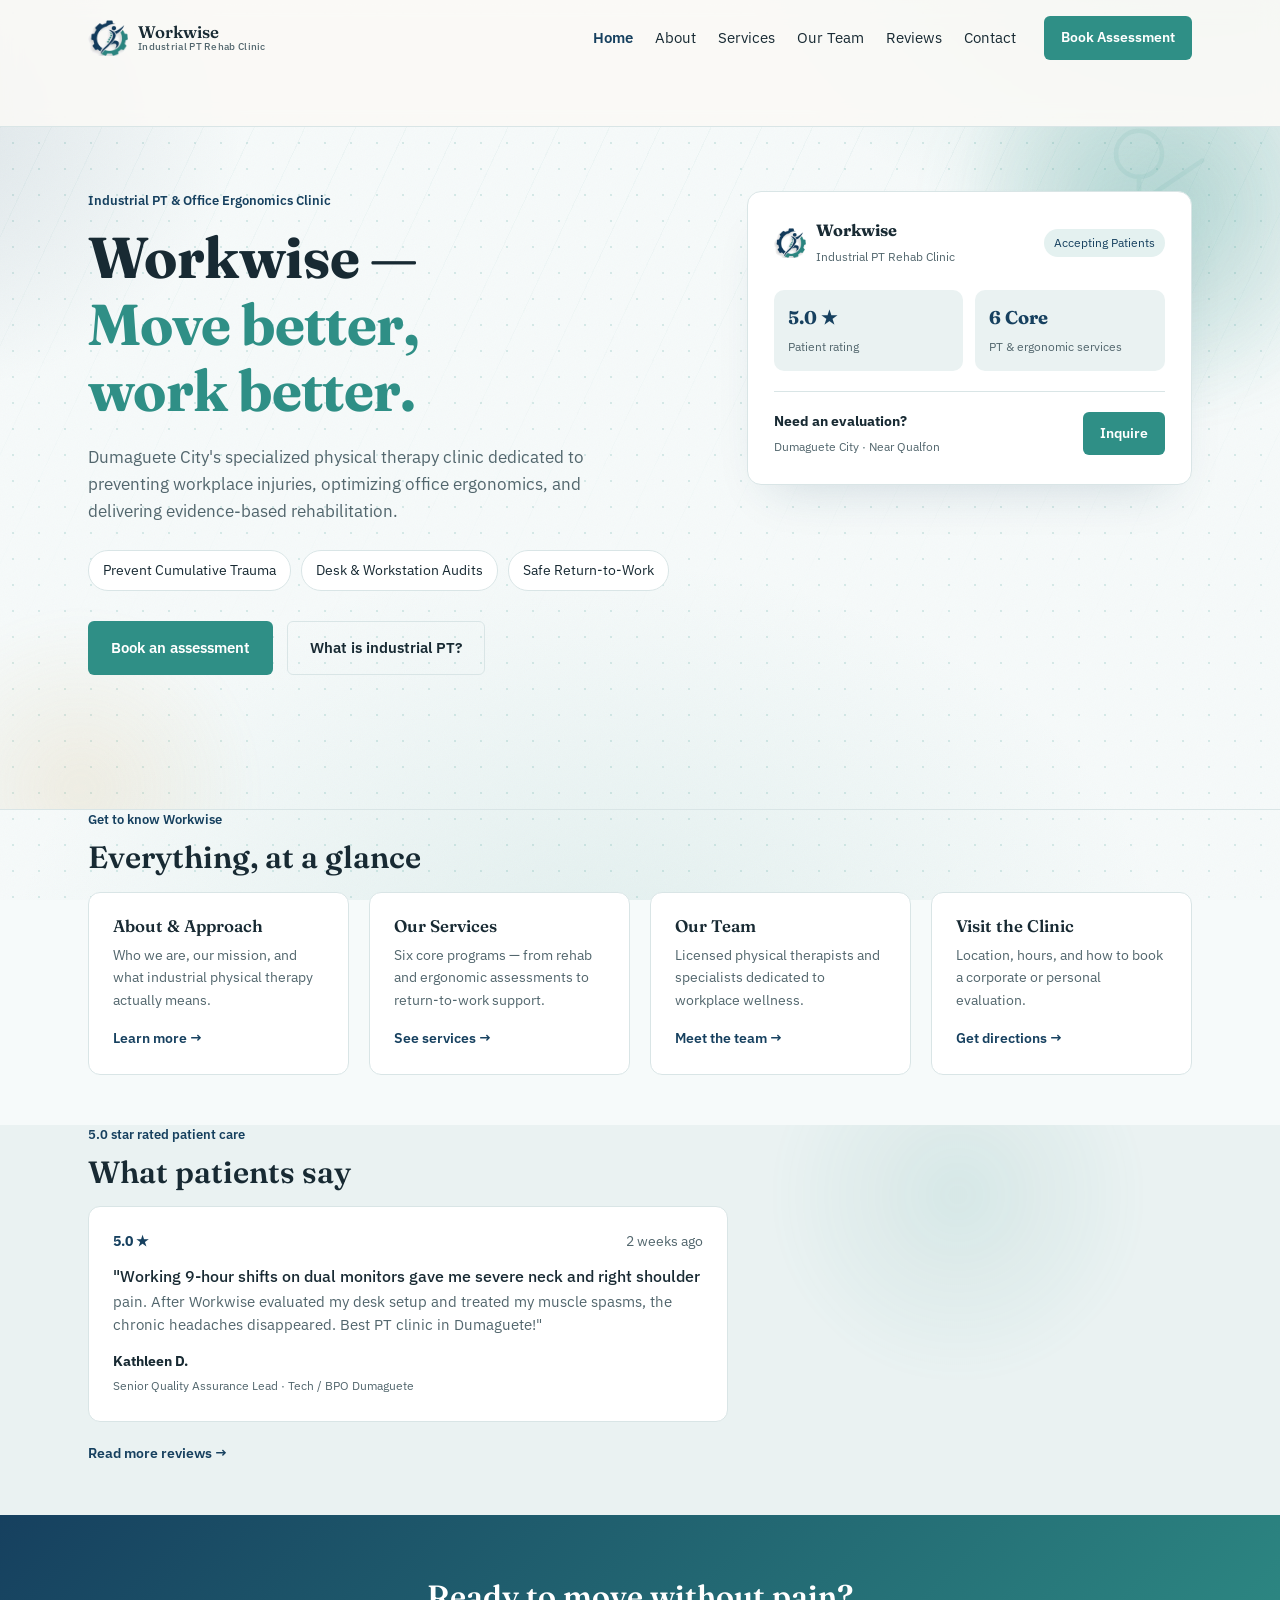
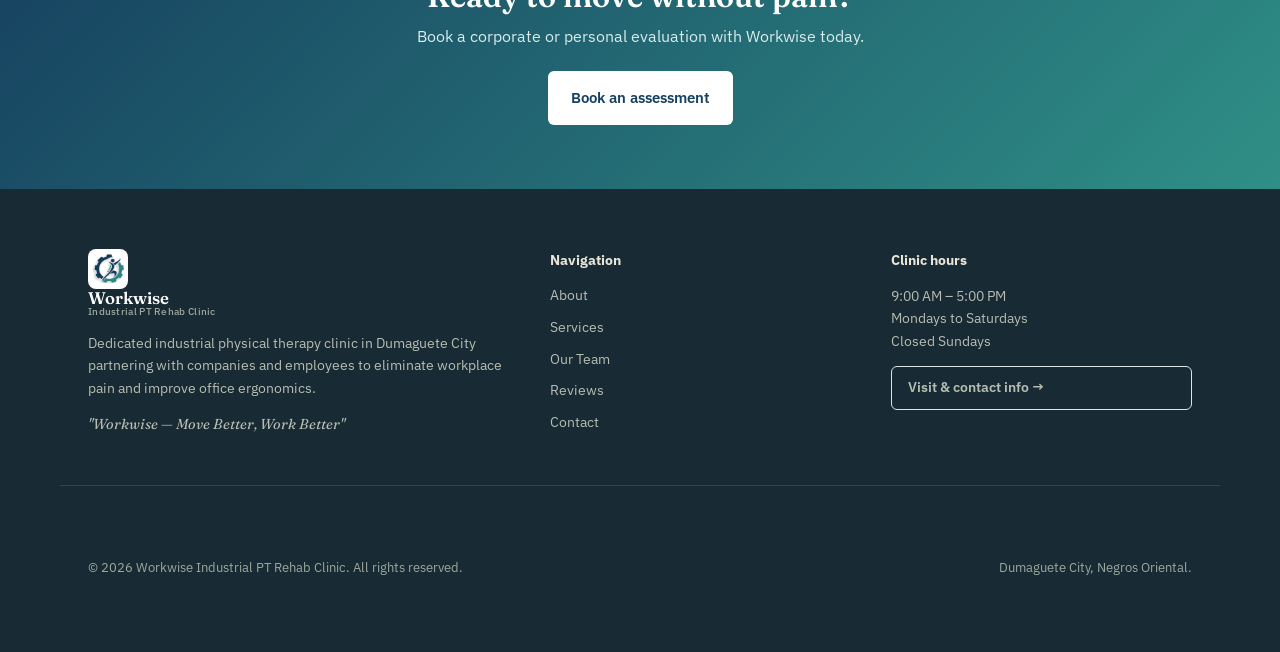
<file: index.html>
<!DOCTYPE html>
<html lang="en">
<head>
<meta charset="UTF-8">
<meta name="viewport" content="width=device-width, initial-scale=1.0">
<title>Workwise Industrial PT Clinic — Move Better, Work Better</title>
<meta name="description" content="Workwise is an industrial physical therapy clinic in Dumaguete City dedicated to workplace ergonomics, injury prevention, and physical therapy rehabilitation.">
<link rel="preconnect" href="https://fonts.googleapis.com">
<link href="https://fonts.googleapis.com/css2?family=Fraunces:opsz,wght@9..144,400;9..144,500;9..144,600;9..144,700&family=IBM+Plex+Sans:wght@400;500;600&display=swap" rel="stylesheet">
<link rel="stylesheet" href="css/style.css">
<link rel="icon" type="image/png" sizes="64x64" href="images/favicon-64.png">
<link rel="apple-touch-icon" href="images/favicon-192.png">
</head>
<body>

<header class="site-header">
  <div class="wrap header-inner">
    <a href="index.html" class="brand">
      <img src="images/icon.png" alt="Workwise icon" class="brand-mark">
      <span class="brand-text">Workwise<small>Industrial PT Rehab Clinic</small></span>
    </a>
    <nav class="main-nav" id="mainNav">
      <a href="index.html" class="active">Home</a>
      <a href="about.html">About</a>
      <a href="services.html">Services</a>
      <a href="team.html">Our Team</a>
      <a href="reviews.html">Reviews</a>
      <a href="contact.html">Contact</a>
    </nav>
    <a href="contact.html" class="btn btn-primary btn-small">Book Assessment</a>
    <button class="nav-toggle" id="navToggle" aria-label="Toggle menu"><span></span><span></span><span></span></button>
  </div>
</header>

<main>

  <!-- HERO -->
  <section class="hero" id="hero">
    <div class="hero-hairlines"></div>
    <div class="hero-art"></div>
    <div class="wrap hero-grid">
      <div class="hero-copy reveal">
        <p class="eyebrow">Industrial PT &amp; Office Ergonomics Clinic</p>
        <h1>Workwise —<br><span class="accent">Move better,<br>work better.</span></h1>
        <p class="lede">Dumaguete City's specialized physical therapy clinic dedicated to preventing workplace injuries, optimizing office ergonomics, and delivering evidence-based rehabilitation.</p>
        <ul class="pill-list">
          <li>Prevent Cumulative Trauma</li>
          <li>Desk &amp; Workstation Audits</li>
          <li>Safe Return-to-Work</li>
        </ul>
        <div class="cta-row">
          <a href="contact.html" class="btn btn-primary">Book an assessment</a>
          <a href="about.html" class="btn btn-ghost">What is industrial PT?</a>
        </div>
      </div>

      <aside class="hero-card reveal-delay">
        <div class="hero-card-top">
          <img src="images/icon.png" alt="Workwise icon" class="brand-mark small">
          <div>
            <strong>Workwise</strong>
            <small>Industrial PT Rehab Clinic</small>
          </div>
          <span class="tag tag-open">Accepting Patients</span>
        </div>
        <div class="hero-stats">
          <div><strong>5.0 ★</strong><span>Patient rating</span></div>
          <div><strong>6 Core</strong><span>PT &amp; ergonomic services</span></div>
        </div>
        <div class="hero-card-foot">
          <div>
            <strong>Need an evaluation?</strong>
            <small>Dumaguete City · Near Qualfon</small>
          </div>
          <a href="contact.html" class="btn btn-primary btn-small">Inquire</a>
        </div>
      </aside>
    </div>
  </section>

  <!-- QUICK LINKS -->
  <section class="section">
    <div class="wrap">
      <p class="eyebrow">Get to know Workwise</p>
      <h2>Everything, at a glance</h2>
      <div class="teaser-grid">
        <a href="about.html" class="teaser-card">
          <h3>About &amp; Approach</h3>
          <p>Who we are, our mission, and what industrial physical therapy actually means.</p>
          <span class="teaser-link">Learn more →</span>
        </a>
        <a href="services.html" class="teaser-card">
          <h3>Our Services</h3>
          <p>Six core programs — from rehab and ergonomic assessments to return-to-work support.</p>
          <span class="teaser-link">See services →</span>
        </a>
        <a href="team.html" class="teaser-card">
          <h3>Our Team</h3>
          <p>Licensed physical therapists and specialists dedicated to workplace wellness.</p>
          <span class="teaser-link">Meet the team →</span>
        </a>
        <a href="contact.html" class="teaser-card">
          <h3>Visit the Clinic</h3>
          <p>Location, hours, and how to book a corporate or personal evaluation.</p>
          <span class="teaser-link">Get directions →</span>
        </a>
      </div>
    </div>
  </section>

  <!-- ONE TESTIMONIAL -->
  <section class="section alt">
    <div class="wrap">
      <p class="eyebrow">5.0 star rated patient care</p>
      <h2>What patients say</h2>
      <article class="review-card featured-review">
        <div class="review-meta"><strong>5.0 ★</strong><span>2 weeks ago</span></div>
        <p>"Working 9-hour shifts on dual monitors gave me severe neck and right shoulder pain. After Workwise evaluated my desk setup and treated my muscle spasms, the chronic headaches disappeared. Best PT clinic in Dumaguete!"</p>
        <footer><strong>Kathleen D.</strong><span>Senior Quality Assurance Lead · Tech / BPO Dumaguete</span></footer>
      </article>
      <a href="reviews.html" class="teaser-link">Read more reviews →</a>
    </div>
  </section>

  <!-- CTA BANNER -->
  <section class="cta-banner">
    <div class="wrap cta-banner-inner">
      <h2>Ready to move without pain?</h2>
      <p>Book a corporate or personal evaluation with Workwise today.</p>
      <a href="contact.html" class="btn btn-primary">Book an assessment</a>
    </div>
  </section>

</main>

<footer class="site-footer">
  <div class="wrap footer-grid">
    <div>
      <a href="index.html" class="brand"><img src="images/icon.png" alt="Workwise icon" class="brand-mark"><span class="brand-text">Workwise<small>Industrial PT Rehab Clinic</small></span></a>
      <p>Dedicated industrial physical therapy clinic in Dumaguete City partnering with companies and employees to eliminate workplace pain and improve office ergonomics.</p>
      <p class="tagline">"Workwise — Move Better, Work Better"</p>
    </div>
    <div>
      <strong>Navigation</strong>
      <a href="about.html">About</a>
      <a href="services.html">Services</a>
      <a href="team.html">Our Team</a>
      <a href="reviews.html">Reviews</a>
      <a href="contact.html">Contact</a>
    </div>
    <div>
      <strong>Clinic hours</strong>
      <p>9:00 AM – 5:00 PM<br>Mondays to Saturdays<br>Closed Sundays</p>
      <a href="contact.html" class="btn btn-ghost btn-small">Visit &amp; contact info →</a>
    </div>
  </div>
  <div class="wrap footer-bottom">
    <span>© 2026 Workwise Industrial PT Rehab Clinic. All rights reserved.</span>
    <span>Dumaguete City, Negros Oriental.</span>
  </div>
</footer>

<div class="sticky-book">
  <a href="contact.html" class="btn btn-primary">Book Assessment</a>
</div>

<script src="js/main.js"></script>
</body>
</html>
</file>
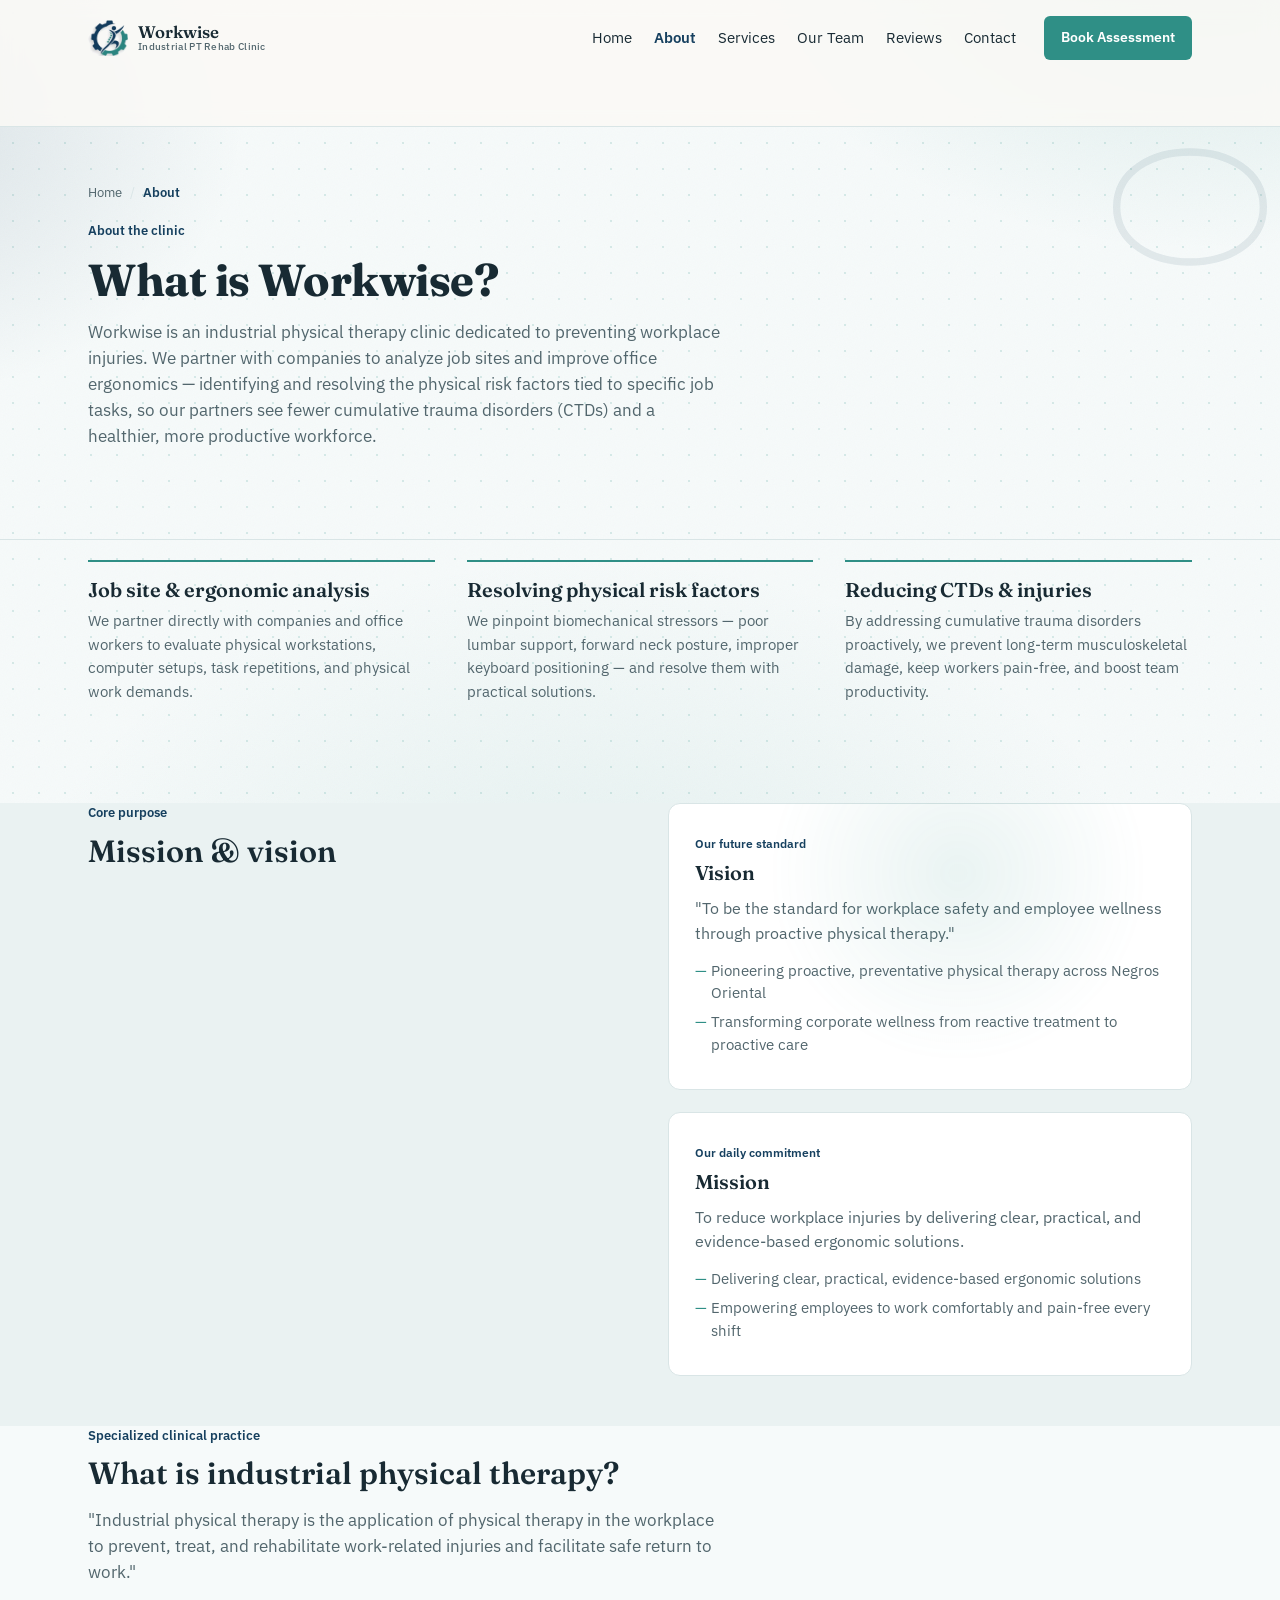
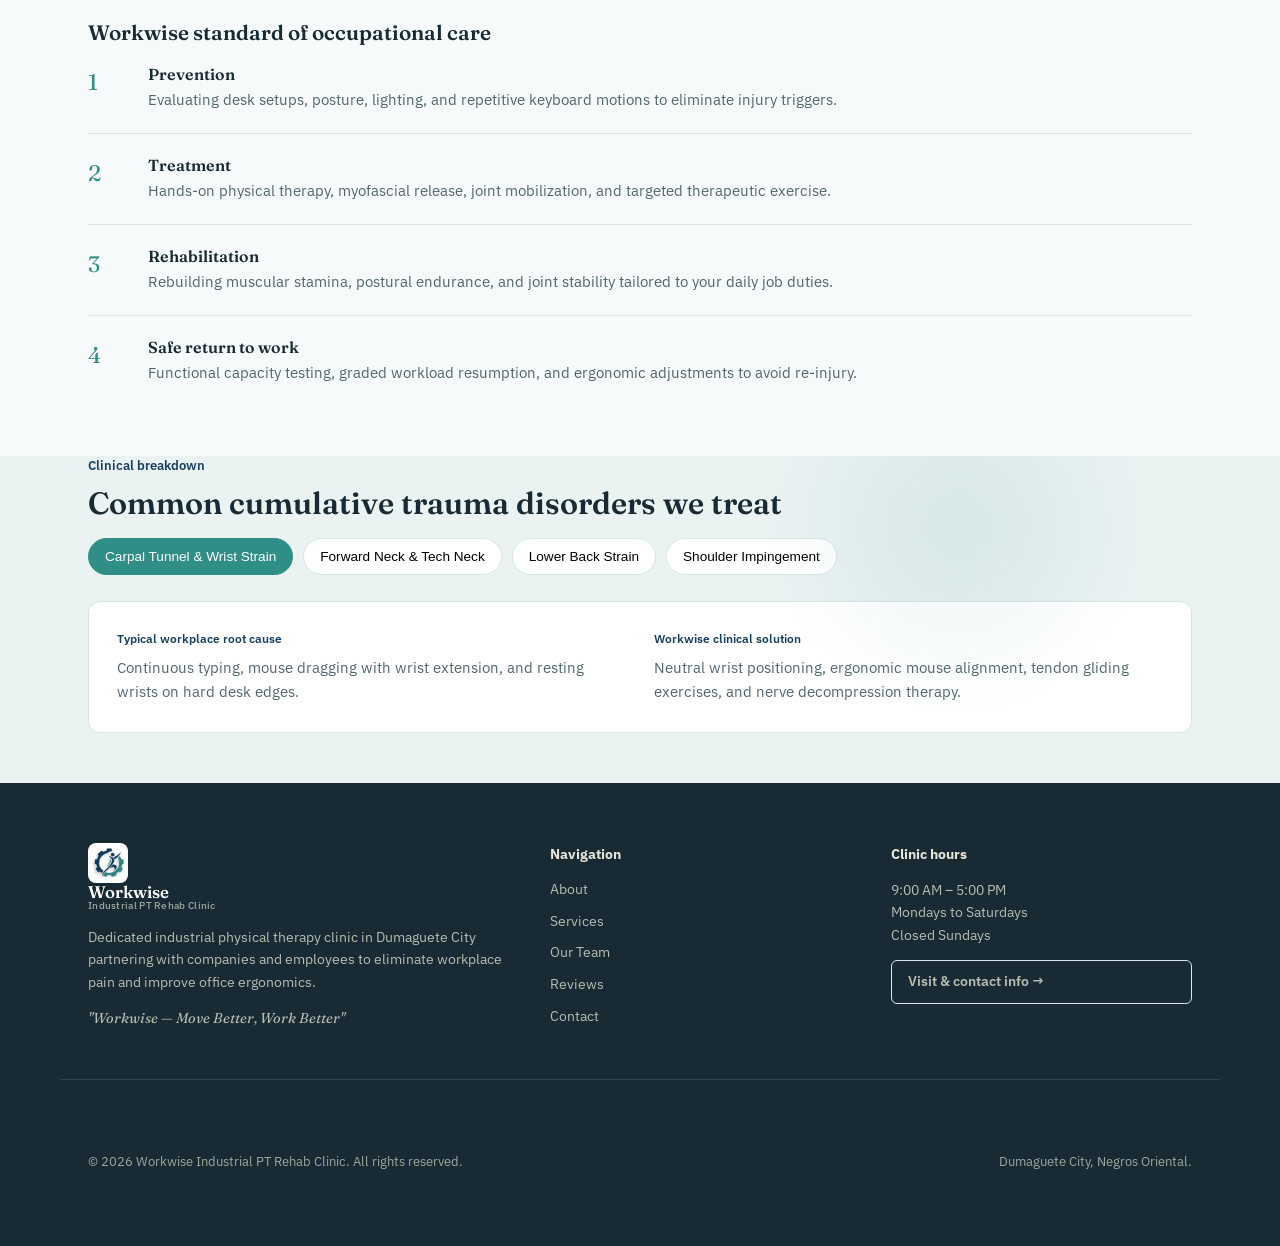
<file: about.html>
<!DOCTYPE html>
<html lang="en">
<head>
<meta charset="UTF-8">
<meta name="viewport" content="width=device-width, initial-scale=1.0">
<title>About Workwise — Industrial PT Clinic</title>
<link rel="preconnect" href="https://fonts.googleapis.com">
<link href="https://fonts.googleapis.com/css2?family=Fraunces:opsz,wght@9..144,400;9..144,500;9..144,600;9..144,700&family=IBM+Plex+Sans:wght@400;500;600&display=swap" rel="stylesheet">
<link rel="stylesheet" href="css/style.css">
<link rel="icon" type="image/png" sizes="64x64" href="images/favicon-64.png">
<link rel="apple-touch-icon" href="images/favicon-192.png">
</head>
<body>

<header class="site-header">
  <div class="wrap header-inner">
    <a href="index.html" class="brand">
      <img src="images/icon.png" alt="Workwise icon" class="brand-mark">
      <span class="brand-text">Workwise<small>Industrial PT Rehab Clinic</small></span>
    </a>
    <nav class="main-nav" id="mainNav">
      <a href="index.html">Home</a>
      <a href="about.html" class="active">About</a>
      <a href="services.html">Services</a>
      <a href="team.html">Our Team</a>
      <a href="reviews.html">Reviews</a>
      <a href="contact.html">Contact</a>
    </nav>
    <a href="contact.html" class="btn btn-primary btn-small">Book Assessment</a>
    <button class="nav-toggle" id="navToggle" aria-label="Toggle menu"><span></span><span></span><span></span></button>
  </div>
</header>

<main>
  <section class="page-hero">
    <div class="wrap">
      <nav class="breadcrumb" aria-label="Breadcrumb"><a href="index.html">Home</a><span>/</span><span class="current">About</span></nav>
      <p class="eyebrow">About the clinic</p>
      <h1>What is Workwise?</h1>
      <p class="section-intro">Workwise is an industrial physical therapy clinic dedicated to preventing workplace injuries. We partner with companies to analyze job sites and improve office ergonomics — identifying and resolving the physical risk factors tied to specific job tasks, so our partners see fewer cumulative trauma disorders (CTDs) and a healthier, more productive workforce.</p>
    </div>
  </section>

  <section class="section">
    <div class="wrap">
      <div class="trio">
        <div class="trio-item">
          <h3>Job site &amp; ergonomic analysis</h3>
          <p>We partner directly with companies and office workers to evaluate physical workstations, computer setups, task repetitions, and physical work demands.</p>
        </div>
        <div class="trio-item">
          <h3>Resolving physical risk factors</h3>
          <p>We pinpoint biomechanical stressors — poor lumbar support, forward neck posture, improper keyboard positioning — and resolve them with practical solutions.</p>
        </div>
        <div class="trio-item">
          <h3>Reducing CTDs &amp; injuries</h3>
          <p>By addressing cumulative trauma disorders proactively, we prevent long-term musculoskeletal damage, keep workers pain-free, and boost team productivity.</p>
        </div>
      </div>
    </div>
    <br>
    <br>
  </section>

  <section class="section alt">
    <div class="wrap two-col">
      <div>
        <p class="eyebrow">Core purpose</p>
        <h2>Mission &amp; vision</h2>
      </div>
      <div class="mv-grid">
        <div class="mv-card">
          <span class="mv-label">Our future standard</span>
          <h3>Vision</h3>
          <p class="mv-quote">"To be the standard for workplace safety and employee wellness through proactive physical therapy."</p>
          <ul>
            <li>Pioneering proactive, preventative physical therapy across Negros Oriental</li>
            <li>Transforming corporate wellness from reactive treatment to proactive care</li>
          </ul>
        </div>
        <div class="mv-card">
          <span class="mv-label">Our daily commitment</span>
          <h3>Mission</h3>
          <p class="mv-quote">To reduce workplace injuries by delivering clear, practical, and evidence-based ergonomic solutions.</p>
          <ul>
            <li>Delivering clear, practical, evidence-based ergonomic solutions</li>
            <li>Empowering employees to work comfortably and pain-free every shift</li>
          </ul>
        </div>
      </div>
    </div>
  </section>

  <section class="section">
    <div class="wrap">
      <p class="eyebrow">Specialized clinical practice</p>
      <h2>What is industrial physical therapy?</h2>
      <p class="section-intro">"Industrial physical therapy is the application of physical therapy in the workplace to prevent, treat, and rehabilitate work-related injuries and facilitate safe return to work."</p>

      <h3 class="sub-heading">Workwise standard of occupational care</h3>
      <ol class="steps">
        <li><span class="step-num">1</span><div><h4>Prevention</h4><p>Evaluating desk setups, posture, lighting, and repetitive keyboard motions to eliminate injury triggers.</p></div></li>
        <li><span class="step-num">2</span><div><h4>Treatment</h4><p>Hands-on physical therapy, myofascial release, joint mobilization, and targeted therapeutic exercise.</p></div></li>
        <li><span class="step-num">3</span><div><h4>Rehabilitation</h4><p>Rebuilding muscular stamina, postural endurance, and joint stability tailored to your daily job duties.</p></div></li>
        <li><span class="step-num">4</span><div><h4>Safe return to work</h4><p>Functional capacity testing, graded workload resumption, and ergonomic adjustments to avoid re-injury.</p></div></li>
      </ol>
    </div>
  </section>

  <section class="section alt" id="ctds">
    <div class="wrap">
      <p class="eyebrow">Clinical breakdown</p>
      <h2>Common cumulative trauma disorders we treat</h2>

      <div class="ctd-tabs">
        <div class="ctd-tab-list" id="ctdTabs" role="tablist">
          <button class="ctd-tab active" data-tab="0">Carpal Tunnel &amp; Wrist Strain</button>
          <button class="ctd-tab" data-tab="1">Forward Neck &amp; Tech Neck</button>
          <button class="ctd-tab" data-tab="2">Lower Back Strain</button>
          <button class="ctd-tab" data-tab="3">Shoulder Impingement</button>
        </div>
        <div class="ctd-panel active" data-panel="0">
          <div class="ctd-col"><span class="ctd-label">Typical workplace root cause</span><p>Continuous typing, mouse dragging with wrist extension, and resting wrists on hard desk edges.</p></div>
          <div class="ctd-col"><span class="ctd-label">Workwise clinical solution</span><p>Neutral wrist positioning, ergonomic mouse alignment, tendon gliding exercises, and nerve decompression therapy.</p></div>
        </div>
        <div class="ctd-panel" data-panel="1">
          <div class="ctd-col"><span class="ctd-label">Typical workplace root cause</span><p>Prolonged screen viewing with the head jutted forward, low monitor height, and unsupported seated posture.</p></div>
          <div class="ctd-col"><span class="ctd-label">Workwise clinical solution</span><p>Monitor height correction, deep neck flexor strengthening, and postural retraining for a neutral spine.</p></div>
        </div>
        <div class="ctd-panel" data-panel="2">
          <div class="ctd-col"><span class="ctd-label">Typical workplace root cause</span><p>Extended sitting without lumbar support, poor chair mechanics, and repeated forward bending.</p></div>
          <div class="ctd-col"><span class="ctd-label">Workwise clinical solution</span><p>Lumbar support fitting, core stabilization exercises, and scheduled movement breaks through the shift.</p></div>
        </div>
        <div class="ctd-panel" data-panel="3">
          <div class="ctd-col"><span class="ctd-label">Typical workplace root cause</span><p>Reaching for a mouse positioned too far away, and desk or armrest heights that force the shoulder upward.</p></div>
          <div class="ctd-col"><span class="ctd-label">Workwise clinical solution</span><p>Workstation reach-zone adjustment, rotator cuff strengthening, and joint mobilization to restore range.</p></div>
        </div>
      </div>
    </div>
  </section>
</main>

<footer class="site-footer">
  <div class="wrap footer-grid">
    <div>
      <a href="index.html" class="brand"><img src="images/icon.png" alt="Workwise icon" class="brand-mark"><span class="brand-text">Workwise<small>Industrial PT Rehab Clinic</small></span></a>
      <p>Dedicated industrial physical therapy clinic in Dumaguete City partnering with companies and employees to eliminate workplace pain and improve office ergonomics.</p>
      <p class="tagline">"Workwise — Move Better, Work Better"</p>
    </div>
    <div>
      <strong>Navigation</strong>
      <a href="about.html">About</a>
      <a href="services.html">Services</a>
      <a href="team.html">Our Team</a>
      <a href="reviews.html">Reviews</a>
      <a href="contact.html">Contact</a>
    </div>
    <div>
      <strong>Clinic hours</strong>
      <p>9:00 AM – 5:00 PM<br>Mondays to Saturdays<br>Closed Sundays</p>
      <a href="contact.html" class="btn btn-ghost btn-small">Visit &amp; contact info →</a>
    </div>
  </div>
  <div class="wrap footer-bottom">
    <span>© 2026 Workwise Industrial PT Rehab Clinic. All rights reserved.</span>
    <span>Dumaguete City, Negros Oriental.</span>
  </div>
</footer>

<div class="sticky-book">
  <a href="contact.html" class="btn btn-primary">Book Assessment</a>
</div>

<script src="js/main.js"></script>
</body>
</html>
</file>
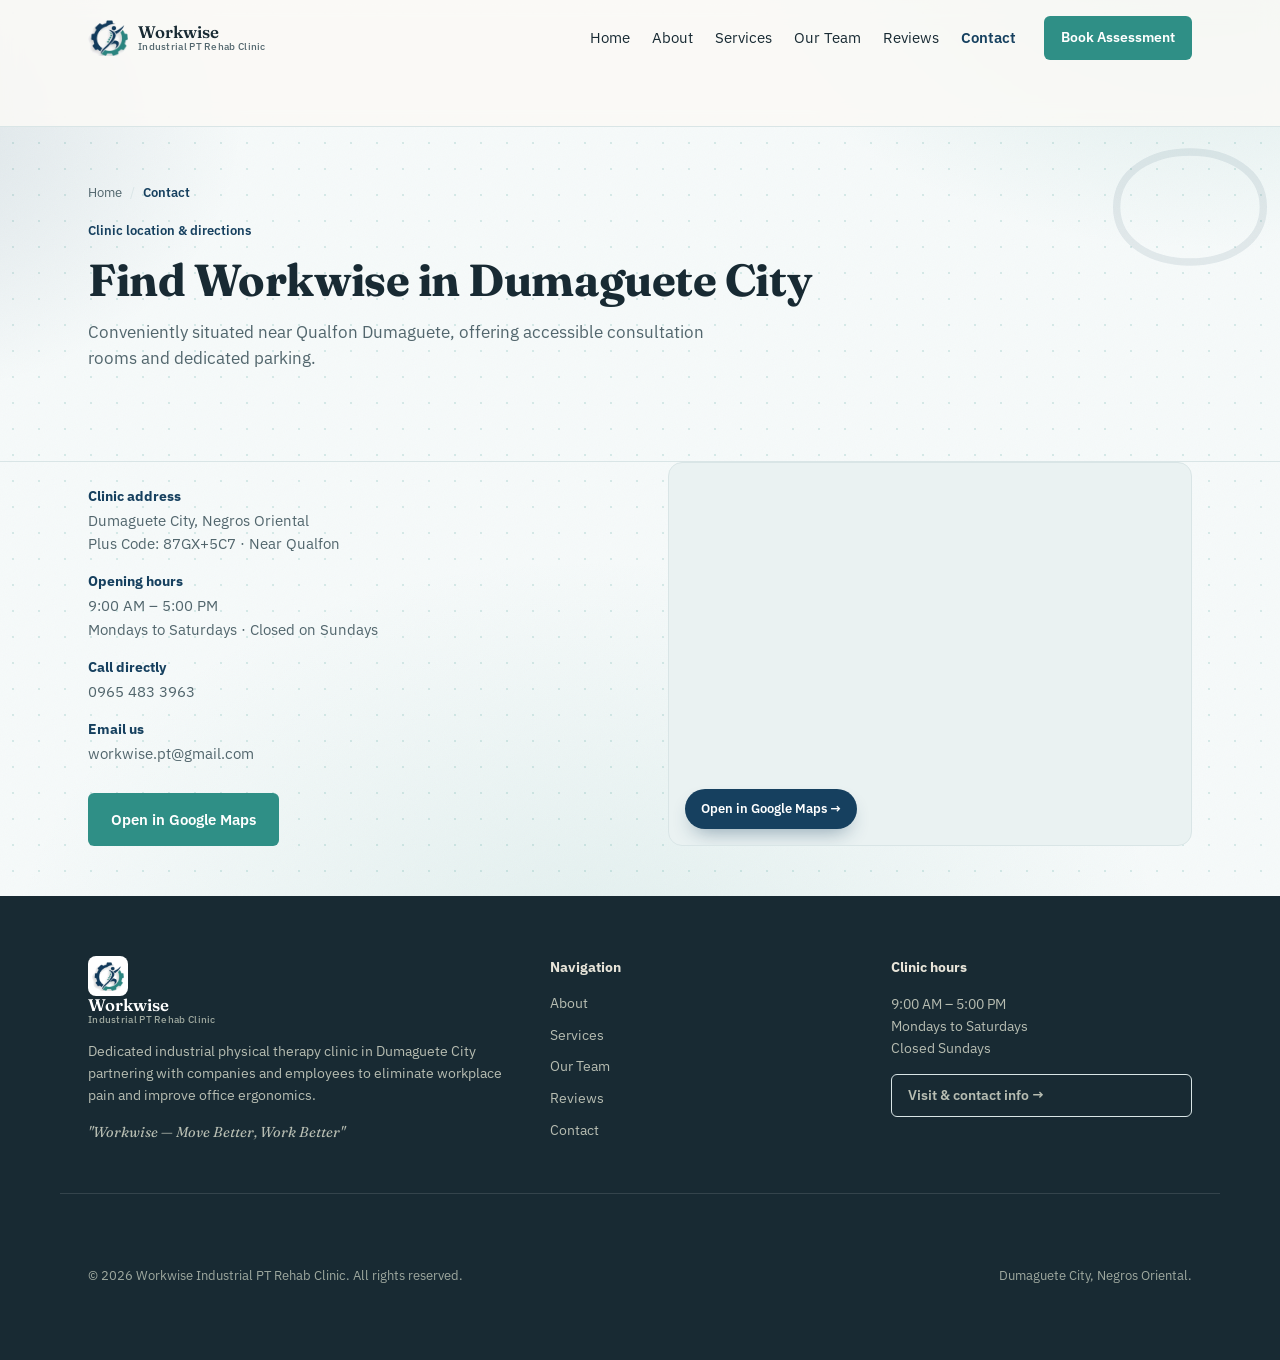
<file: contact.html>
<!DOCTYPE html>
<html lang="en">
<head>
<meta charset="UTF-8">
<meta name="viewport" content="width=device-width, initial-scale=1.0">
<title>Contact &amp; Location — Workwise Industrial PT Clinic</title>
<link rel="preconnect" href="https://fonts.googleapis.com">
<link href="https://fonts.googleapis.com/css2?family=Fraunces:opsz,wght@9..144,400;9..144,500;9..144,600;9..144,700&family=IBM+Plex+Sans:wght@400;500;600&display=swap" rel="stylesheet">
<link rel="stylesheet" href="css/style.css">
<link rel="icon" type="image/png" sizes="64x64" href="images/favicon-64.png">
<link rel="apple-touch-icon" href="images/favicon-192.png">
</head>
<body>

<header class="site-header">
  <div class="wrap header-inner">
    <a href="index.html" class="brand">
      <img src="images/icon.png" alt="Workwise icon" class="brand-mark">
      <span class="brand-text">Workwise<small>Industrial PT Rehab Clinic</small></span>
    </a>
    <nav class="main-nav" id="mainNav">
      <a href="index.html">Home</a>
      <a href="about.html">About</a>
      <a href="services.html">Services</a>
      <a href="team.html">Our Team</a>
      <a href="reviews.html">Reviews</a>
      <a href="contact.html" class="active">Contact</a>
    </nav>
    <a href="contact.html" class="btn btn-primary btn-small">Book Assessment</a>
    <button class="nav-toggle" id="navToggle" aria-label="Toggle menu"><span></span><span></span><span></span></button>
  </div>
</header>

<main>
  <section class="page-hero">
    <div class="wrap">
      <nav class="breadcrumb" aria-label="Breadcrumb"><a href="index.html">Home</a><span>/</span><span class="current">Contact</span></nav>
      <p class="eyebrow">Clinic location &amp; directions</p>
      <h1>Find Workwise in Dumaguete City</h1>
      <p class="section-intro">Conveniently situated near Qualfon Dumaguete, offering accessible consultation rooms and dedicated parking.</p>
    </div>
  </section>

  <section class="section">
    <div class="wrap two-col">
      <div>
        <div class="info-list">
          <div><strong>Clinic address</strong><p><a href="https://www.google.com/maps/@9.3252017,123.2982917,3a,75y,21.32h,90t/data=!3m7!1e1!3m5!1sGQzI81MUAs6feo96KrTyqw!2e0!6shttps:%2F%2Fstreetviewpixels-pa.googleapis.com%2Fv1%2Fthumbnail%3Fcb_client%3Dmaps_sv.tactile%26w%3D900%26h%3D600%26pitch%3D0%26panoid%3DGQzI81MUAs6feo96KrTyqw%26yaw%3D21.316235!7i16384!8i8192?entry=ttu&g_ep=EgoyMDI2MDkyMC4wIKXMDSoASAFQAw%3D%3D" target="_blank" rel="noopener">Dumaguete City, Negros Oriental<br>Plus Code: 87GX+5C7 · Near Qualfon</a></p></div>
          <div><strong>Opening hours</strong><p>9:00 AM – 5:00 PM<br>Mondays to Saturdays · Closed on Sundays</p></div>
          <div><strong>Call directly</strong><p><a href="tel:09654833963">0965 483 3963</a></p></div>
          <div><strong>Email us</strong><p><a href="mailto:workwise.pt@gmail.com">workwise.pt@gmail.com</a></p></div>
        </div>
        <a href="https://www.google.com/maps/@9.3252017,123.2982917,3a,75y,21.32h,90t/data=!3m7!1e1!3m5!1sGQzI81MUAs6feo96KrTyqw!2e0!6shttps:%2F%2Fstreetviewpixels-pa.googleapis.com%2Fv1%2Fthumbnail%3Fcb_client%3Dmaps_sv.tactile%26w%3D900%26h%3D600%26pitch%3D0%26panoid%3DGQzI81MUAs6feo96KrTyqw%26yaw%3D21.316235!7i16384!8i8192?entry=ttu&g_ep=EgoyMDI2MDkyMC4wIKXMDSoASAFQAw%3D%3D" target="_blank" rel="noopener" class="btn btn-primary">Open in Google Maps</a>
      </div>
      <div class="map-panel">
        <iframe
          src="https://www.google.com/maps?q=9.3252017,123.2982917&output=embed"
          loading="lazy"
          referrerpolicy="no-referrer-when-downgrade"
          allowfullscreen
          title="Workwise clinic location map"></iframe>
        <a class="map-panel-tag" href="https://www.google.com/maps/@9.3252017,123.2982917,3a,75y,21.32h,90t/data=!3m7!1e1!3m5!1sGQzI81MUAs6feo96KrTyqw!2e0!6shttps:%2F%2Fstreetviewpixels-pa.googleapis.com%2Fv1%2Fthumbnail%3Fcb_client%3Dmaps_sv.tactile%26w%3D900%26h%3D600%26pitch%3D0%26panoid%3DGQzI81MUAs6feo96KrTyqw%26yaw%3D21.316235!7i16384!8i8192?entry=ttu&g_ep=EgoyMDI2MDkyMC4wIKXMDSoASAFQAw%3D%3D" target="_blank" rel="noopener">Open in Google Maps →</a>
      </div>
    </div>
  </section>
</main>

<footer class="site-footer">
  <div class="wrap footer-grid">
    <div>
      <a href="index.html" class="brand"><img src="images/icon.png" alt="Workwise icon" class="brand-mark"><span class="brand-text">Workwise<small>Industrial PT Rehab Clinic</small></span></a>
      <p>Dedicated industrial physical therapy clinic in Dumaguete City partnering with companies and employees to eliminate workplace pain and improve office ergonomics.</p>
      <p class="tagline">"Workwise — Move Better, Work Better"</p>
    </div>
    <div>
      <strong>Navigation</strong>
      <a href="about.html">About</a>
      <a href="services.html">Services</a>
      <a href="team.html">Our Team</a>
      <a href="reviews.html">Reviews</a>
      <a href="contact.html">Contact</a>
    </div>
    <div>
      <strong>Clinic hours</strong>
      <p>9:00 AM – 5:00 PM<br>Mondays to Saturdays<br>Closed Sundays</p>
      <a href="contact.html" class="btn btn-ghost btn-small">Visit &amp; contact info →</a>
    </div>
  </div>
  <div class="wrap footer-bottom">
    <span>© 2026 Workwise Industrial PT Rehab Clinic. All rights reserved.</span>
    <span>Dumaguete City, Negros Oriental.</span>
  </div>
</footer>

<script src="js/main.js"></script>
</body>
</html>
</file>
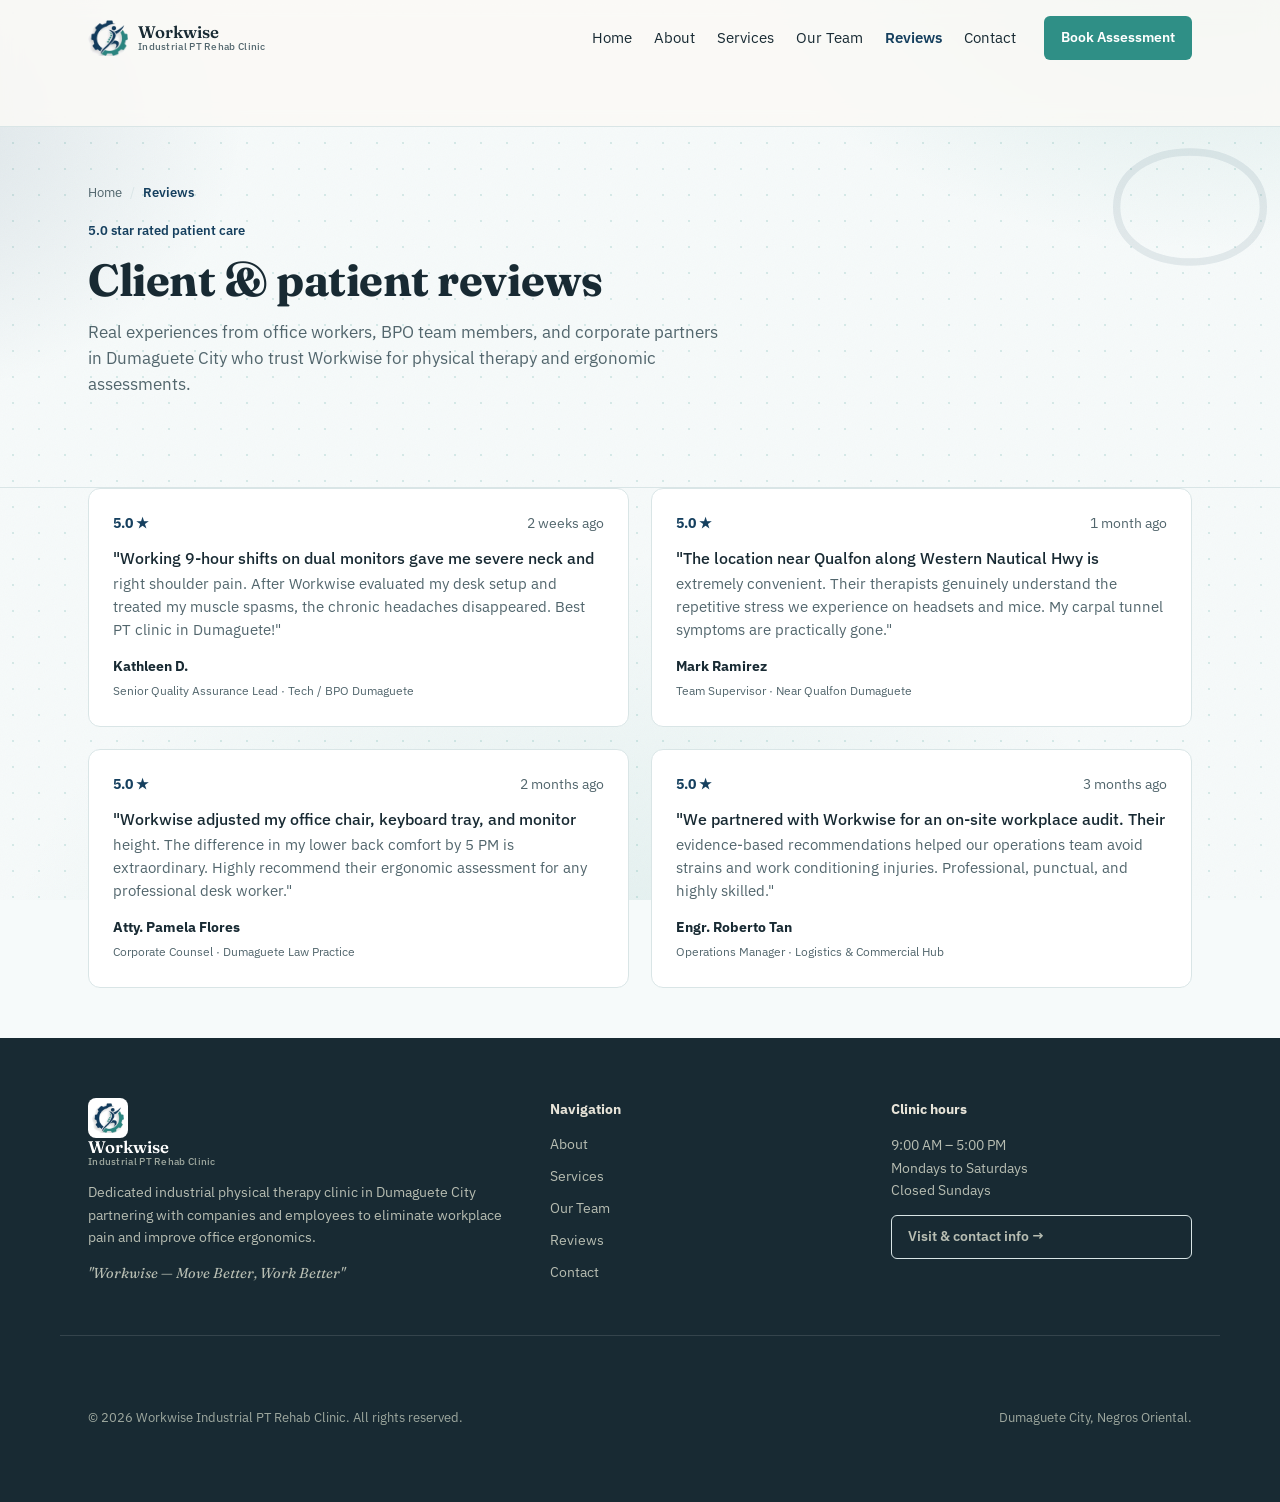
<file: reviews.html>
<!DOCTYPE html>
<html lang="en">
<head>
<meta charset="UTF-8">
<meta name="viewport" content="width=device-width, initial-scale=1.0">
<title>Reviews — Workwise Industrial PT Clinic</title>
<link rel="preconnect" href="https://fonts.googleapis.com">
<link href="https://fonts.googleapis.com/css2?family=Fraunces:opsz,wght@9..144,400;9..144,500;9..144,600;9..144,700&family=IBM+Plex+Sans:wght@400;500;600&display=swap" rel="stylesheet">
<link rel="stylesheet" href="css/style.css">
<link rel="icon" type="image/png" sizes="64x64" href="images/favicon-64.png">
<link rel="apple-touch-icon" href="images/favicon-192.png">
</head>
<body>

<header class="site-header">
  <div class="wrap header-inner">
    <a href="index.html" class="brand">
      <img src="images/icon.png" alt="Workwise icon" class="brand-mark">
      <span class="brand-text">Workwise<small>Industrial PT Rehab Clinic</small></span>
    </a>
    <nav class="main-nav" id="mainNav">
      <a href="index.html">Home</a>
      <a href="about.html">About</a>
      <a href="services.html">Services</a>
      <a href="team.html">Our Team</a>
      <a href="reviews.html" class="active">Reviews</a>
      <a href="contact.html">Contact</a>
    </nav>
    <a href="contact.html" class="btn btn-primary btn-small">Book Assessment</a>
    <button class="nav-toggle" id="navToggle" aria-label="Toggle menu"><span></span><span></span><span></span></button>
  </div>
</header>

<main>
  <section class="page-hero">
    <div class="wrap">
      <nav class="breadcrumb" aria-label="Breadcrumb"><a href="index.html">Home</a><span>/</span><span class="current">Reviews</span></nav>
      <p class="eyebrow">5.0 star rated patient care</p>
      <h1>Client &amp; patient reviews</h1>
      <p class="section-intro">Real experiences from office workers, BPO team members, and corporate partners in Dumaguete City who trust Workwise for physical therapy and ergonomic assessments.</p>
    </div>
  </section>

  <section class="section">
    <div class="wrap">
      <div class="reviews-grid">
        <article class="review-card">
          <div class="review-meta"><strong>5.0 ★</strong><span>2 weeks ago</span></div>
          <p>"Working 9-hour shifts on dual monitors gave me severe neck and right shoulder pain. After Workwise evaluated my desk setup and treated my muscle spasms, the chronic headaches disappeared. Best PT clinic in Dumaguete!"</p>
          <footer><strong>Kathleen D.</strong><span>Senior Quality Assurance Lead · Tech / BPO Dumaguete</span></footer>
        </article>
        <article class="review-card">
          <div class="review-meta"><strong>5.0 ★</strong><span>1 month ago</span></div>
          <p>"The location near Qualfon along Western Nautical Hwy is extremely convenient. Their therapists genuinely understand the repetitive stress we experience on headsets and mice. My carpal tunnel symptoms are practically gone."</p>
          <footer><strong>Mark Ramirez</strong><span>Team Supervisor · Near Qualfon Dumaguete</span></footer>
        </article>
        <article class="review-card">
          <div class="review-meta"><strong>5.0 ★</strong><span>2 months ago</span></div>
          <p>"Workwise adjusted my office chair, keyboard tray, and monitor height. The difference in my lower back comfort by 5 PM is extraordinary. Highly recommend their ergonomic assessment for any professional desk worker."</p>
          <footer><strong>Atty. Pamela Flores</strong><span>Corporate Counsel · Dumaguete Law Practice</span></footer>
        </article>
        <article class="review-card">
          <div class="review-meta"><strong>5.0 ★</strong><span>3 months ago</span></div>
          <p>"We partnered with Workwise for an on-site workplace audit. Their evidence-based recommendations helped our operations team avoid strains and work conditioning injuries. Professional, punctual, and highly skilled."</p>
          <footer><strong>Engr. Roberto Tan</strong><span>Operations Manager · Logistics &amp; Commercial Hub</span></footer>
        </article>
      </div>
    </div>
  </section>
</main>

<footer class="site-footer">
  <div class="wrap footer-grid">
    <div>
      <a href="index.html" class="brand"><img src="images/icon.png" alt="Workwise icon" class="brand-mark"><span class="brand-text">Workwise<small>Industrial PT Rehab Clinic</small></span></a>
      <p>Dedicated industrial physical therapy clinic in Dumaguete City partnering with companies and employees to eliminate workplace pain and improve office ergonomics.</p>
      <p class="tagline">"Workwise — Move Better, Work Better"</p>
    </div>
    <div>
      <strong>Navigation</strong>
      <a href="about.html">About</a>
      <a href="services.html">Services</a>
      <a href="team.html">Our Team</a>
      <a href="reviews.html">Reviews</a>
      <a href="contact.html">Contact</a>
    </div>
    <div>
      <strong>Clinic hours</strong>
      <p>9:00 AM – 5:00 PM<br>Mondays to Saturdays<br>Closed Sundays</p>
      <a href="contact.html" class="btn btn-ghost btn-small">Visit &amp; contact info →</a>
    </div>
  </div>
  <div class="wrap footer-bottom">
    <span>© 2026 Workwise Industrial PT Rehab Clinic. All rights reserved.</span>
    <span>Dumaguete City, Negros Oriental.</span>
  </div>
</footer>

<div class="sticky-book">
  <a href="contact.html" class="btn btn-primary">Book Assessment</a>
</div>

<script src="js/main.js"></script>
</body>
</html>
</file>
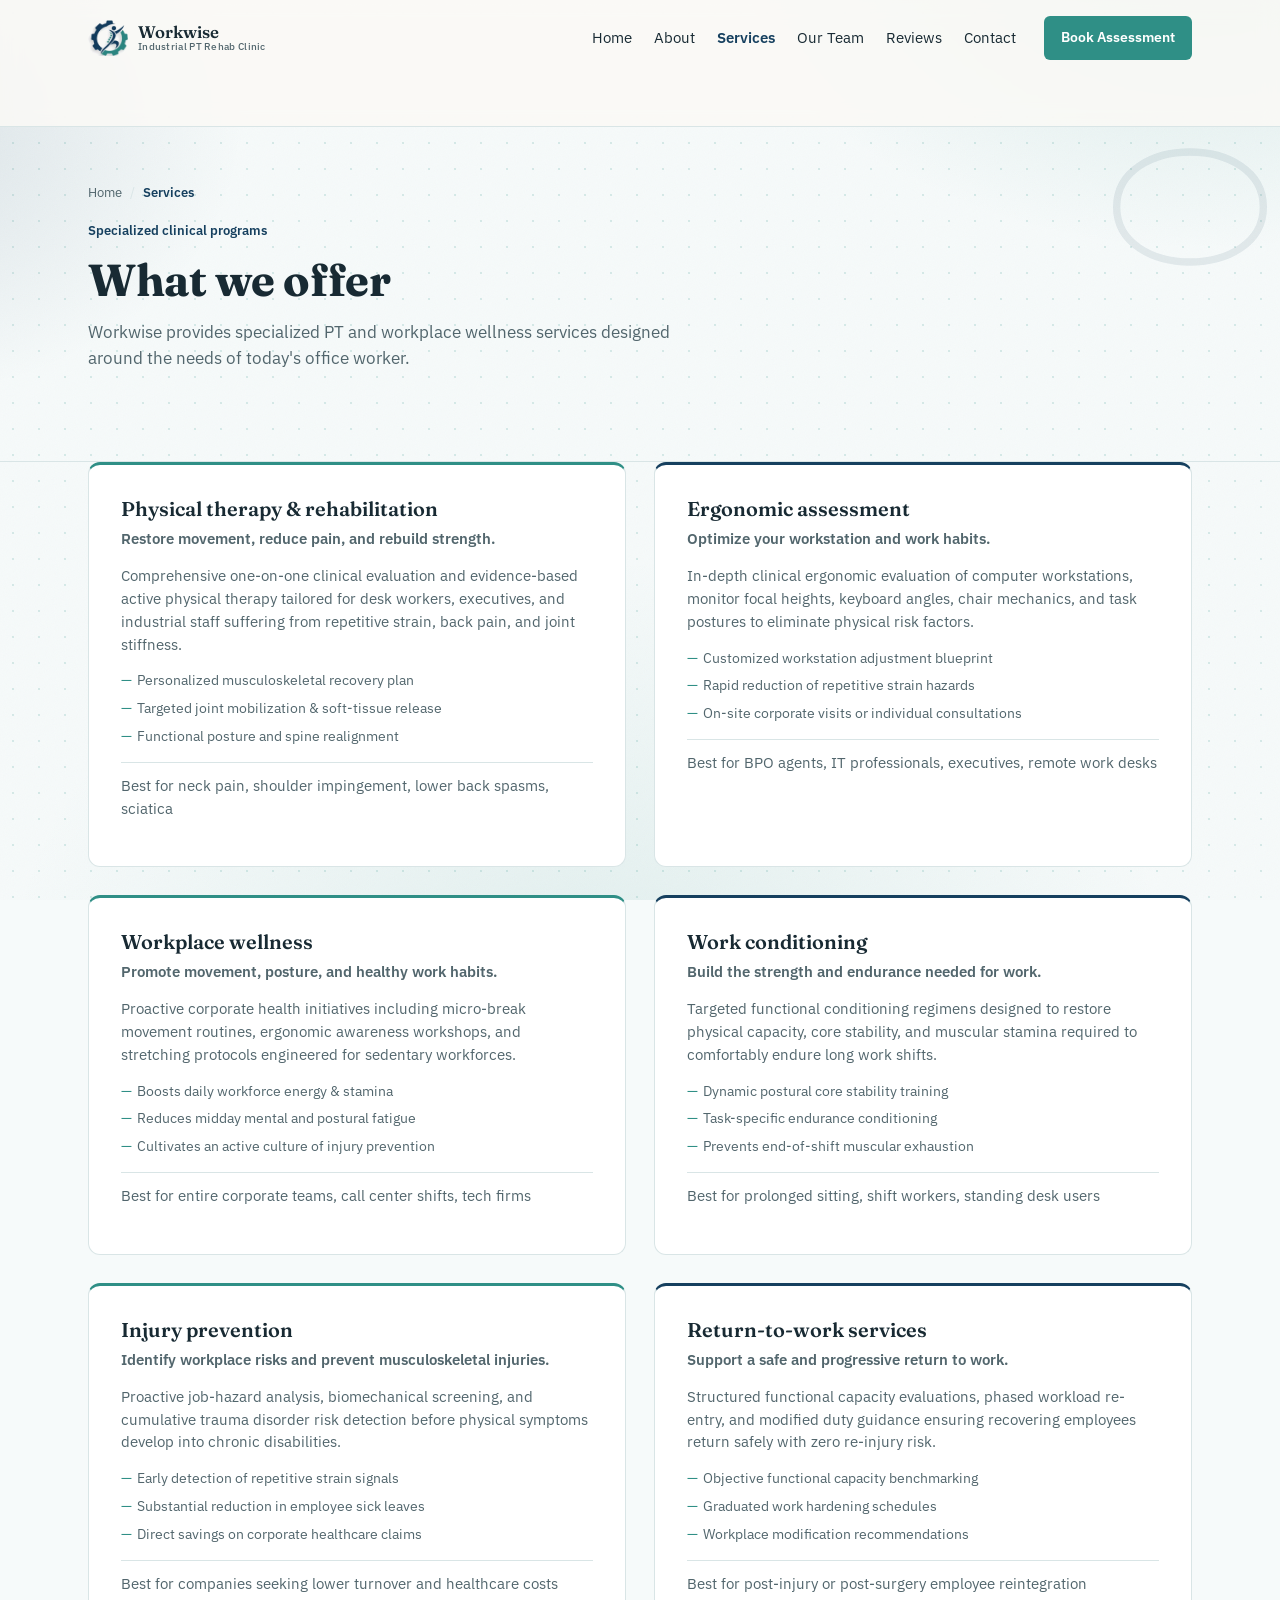
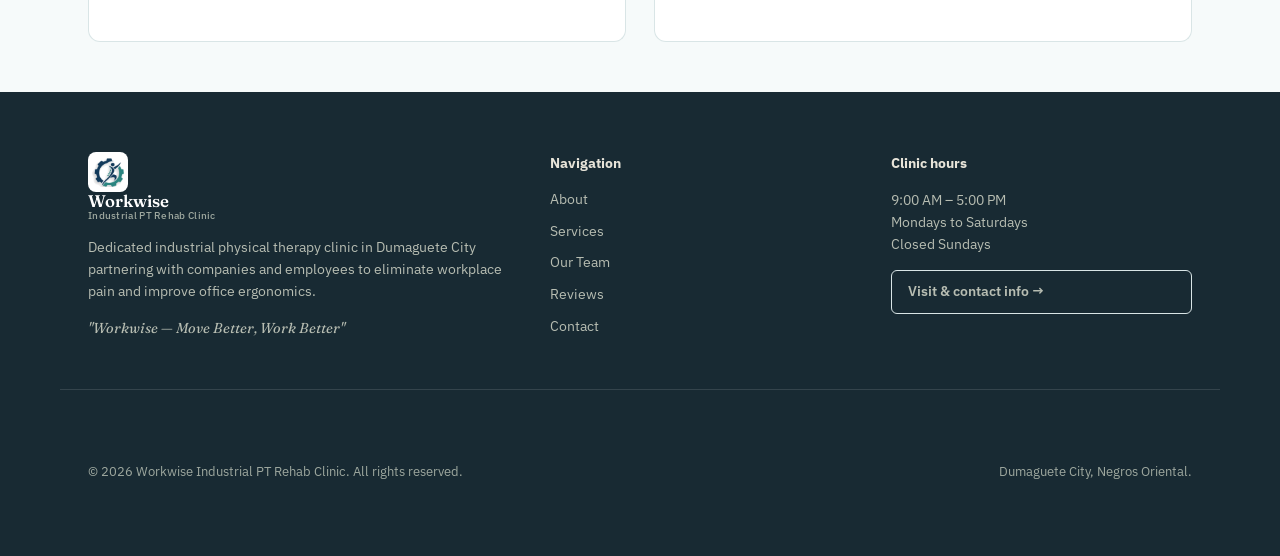
<file: services.html>
<!DOCTYPE html>
<html lang="en">
<head>
<meta charset="UTF-8">
<meta name="viewport" content="width=device-width, initial-scale=1.0">
<title>Services — Workwise Industrial PT Clinic</title>
<link rel="preconnect" href="https://fonts.googleapis.com">
<link href="https://fonts.googleapis.com/css2?family=Fraunces:opsz,wght@9..144,400;9..144,500;9..144,600;9..144,700&family=IBM+Plex+Sans:wght@400;500;600&display=swap" rel="stylesheet">
<link rel="stylesheet" href="css/style.css">
<link rel="icon" type="image/png" sizes="64x64" href="images/favicon-64.png">
<link rel="apple-touch-icon" href="images/favicon-192.png">
</head>
<body>

<header class="site-header">
  <div class="wrap header-inner">
    <a href="index.html" class="brand">
      <img src="images/icon.png" alt="Workwise icon" class="brand-mark">
      <span class="brand-text">Workwise<small>Industrial PT Rehab Clinic</small></span>
    </a>
    <nav class="main-nav" id="mainNav">
      <a href="index.html">Home</a>
      <a href="about.html">About</a>
      <a href="services.html" class="active">Services</a>
      <a href="team.html">Our Team</a>
      <a href="reviews.html">Reviews</a>
      <a href="contact.html">Contact</a>
    </nav>
    <a href="contact.html" class="btn btn-primary btn-small">Book Assessment</a>
    <button class="nav-toggle" id="navToggle" aria-label="Toggle menu"><span></span><span></span><span></span></button>
  </div>
</header>

<main>
  <section class="page-hero">
    <div class="wrap">
      <nav class="breadcrumb" aria-label="Breadcrumb"><a href="index.html">Home</a><span>/</span><span class="current">Services</span></nav>
      <p class="eyebrow">Specialized clinical programs</p>
      <h1>What we offer</h1>
      <p class="section-intro">Workwise provides specialized PT and workplace wellness services designed around the needs of today's office worker.</p>
    </div>
  </section>

  <section class="section">
    <div class="wrap">
      <div class="services-grid">
        <article class="service-card">
          <h3>Physical therapy &amp; rehabilitation</h3>
          <p class="service-tag">Restore movement, reduce pain, and rebuild strength.</p>
          <p>Comprehensive one-on-one clinical evaluation and evidence-based active physical therapy tailored for desk workers, executives, and industrial staff suffering from repetitive strain, back pain, and joint stiffness.</p>
          <ul>
            <li>Personalized musculoskeletal recovery plan</li>
            <li>Targeted joint mobilization &amp; soft-tissue release</li>
            <li>Functional posture and spine realignment</li>
          </ul>
          <p class="service-best">Best for neck pain, shoulder impingement, lower back spasms, sciatica</p>
        </article>

        <article class="service-card">
          <h3>Ergonomic assessment</h3>
          <p class="service-tag">Optimize your workstation and work habits.</p>
          <p>In-depth clinical ergonomic evaluation of computer workstations, monitor focal heights, keyboard angles, chair mechanics, and task postures to eliminate physical risk factors.</p>
          <ul>
            <li>Customized workstation adjustment blueprint</li>
            <li>Rapid reduction of repetitive strain hazards</li>
            <li>On-site corporate visits or individual consultations</li>
          </ul>
          <p class="service-best">Best for BPO agents, IT professionals, executives, remote work desks</p>
        </article>

        <article class="service-card">
          <h3>Workplace wellness</h3>
          <p class="service-tag">Promote movement, posture, and healthy work habits.</p>
          <p>Proactive corporate health initiatives including micro-break movement routines, ergonomic awareness workshops, and stretching protocols engineered for sedentary workforces.</p>
          <ul>
            <li>Boosts daily workforce energy &amp; stamina</li>
            <li>Reduces midday mental and postural fatigue</li>
            <li>Cultivates an active culture of injury prevention</li>
          </ul>
          <p class="service-best">Best for entire corporate teams, call center shifts, tech firms</p>
        </article>

        <article class="service-card">
          <h3>Work conditioning</h3>
          <p class="service-tag">Build the strength and endurance needed for work.</p>
          <p>Targeted functional conditioning regimens designed to restore physical capacity, core stability, and muscular stamina required to comfortably endure long work shifts.</p>
          <ul>
            <li>Dynamic postural core stability training</li>
            <li>Task-specific endurance conditioning</li>
            <li>Prevents end-of-shift muscular exhaustion</li>
          </ul>
          <p class="service-best">Best for prolonged sitting, shift workers, standing desk users</p>
        </article>

        <article class="service-card">
          <h3>Injury prevention</h3>
          <p class="service-tag">Identify workplace risks and prevent musculoskeletal injuries.</p>
          <p>Proactive job-hazard analysis, biomechanical screening, and cumulative trauma disorder risk detection before physical symptoms develop into chronic disabilities.</p>
          <ul>
            <li>Early detection of repetitive strain signals</li>
            <li>Substantial reduction in employee sick leaves</li>
            <li>Direct savings on corporate healthcare claims</li>
          </ul>
          <p class="service-best">Best for companies seeking lower turnover and healthcare costs</p>
        </article>

        <article class="service-card">
          <h3>Return-to-work services</h3>
          <p class="service-tag">Support a safe and progressive return to work.</p>
          <p>Structured functional capacity evaluations, phased workload re-entry, and modified duty guidance ensuring recovering employees return safely with zero re-injury risk.</p>
          <ul>
            <li>Objective functional capacity benchmarking</li>
            <li>Graduated work hardening schedules</li>
            <li>Workplace modification recommendations</li>
          </ul>
          <p class="service-best">Best for post-injury or post-surgery employee reintegration</p>
        </article>
      </div>
    </div>
  </section>
</main>

<footer class="site-footer">
  <div class="wrap footer-grid">
    <div>
      <a href="index.html" class="brand"><img src="images/icon.png" alt="Workwise icon" class="brand-mark"><span class="brand-text">Workwise<small>Industrial PT Rehab Clinic</small></span></a>
      <p>Dedicated industrial physical therapy clinic in Dumaguete City partnering with companies and employees to eliminate workplace pain and improve office ergonomics.</p>
      <p class="tagline">"Workwise — Move Better, Work Better"</p>
    </div>
    <div>
      <strong>Navigation</strong>
      <a href="about.html">About</a>
      <a href="services.html">Services</a>
      <a href="team.html">Our Team</a>
      <a href="reviews.html">Reviews</a>
      <a href="contact.html">Contact</a>
    </div>
    <div>
      <strong>Clinic hours</strong>
      <p>9:00 AM – 5:00 PM<br>Mondays to Saturdays<br>Closed Sundays</p>
      <a href="contact.html" class="btn btn-ghost btn-small">Visit &amp; contact info →</a>
    </div>
  </div>
  <div class="wrap footer-bottom">
    <span>© 2026 Workwise Industrial PT Rehab Clinic. All rights reserved.</span>
    <span>Dumaguete City, Negros Oriental.</span>
  </div>
</footer>

<div class="sticky-book">
  <a href="contact.html" class="btn btn-primary">Book Assessment</a>
</div>

<script src="js/main.js"></script>
</body>
</html>
</file>
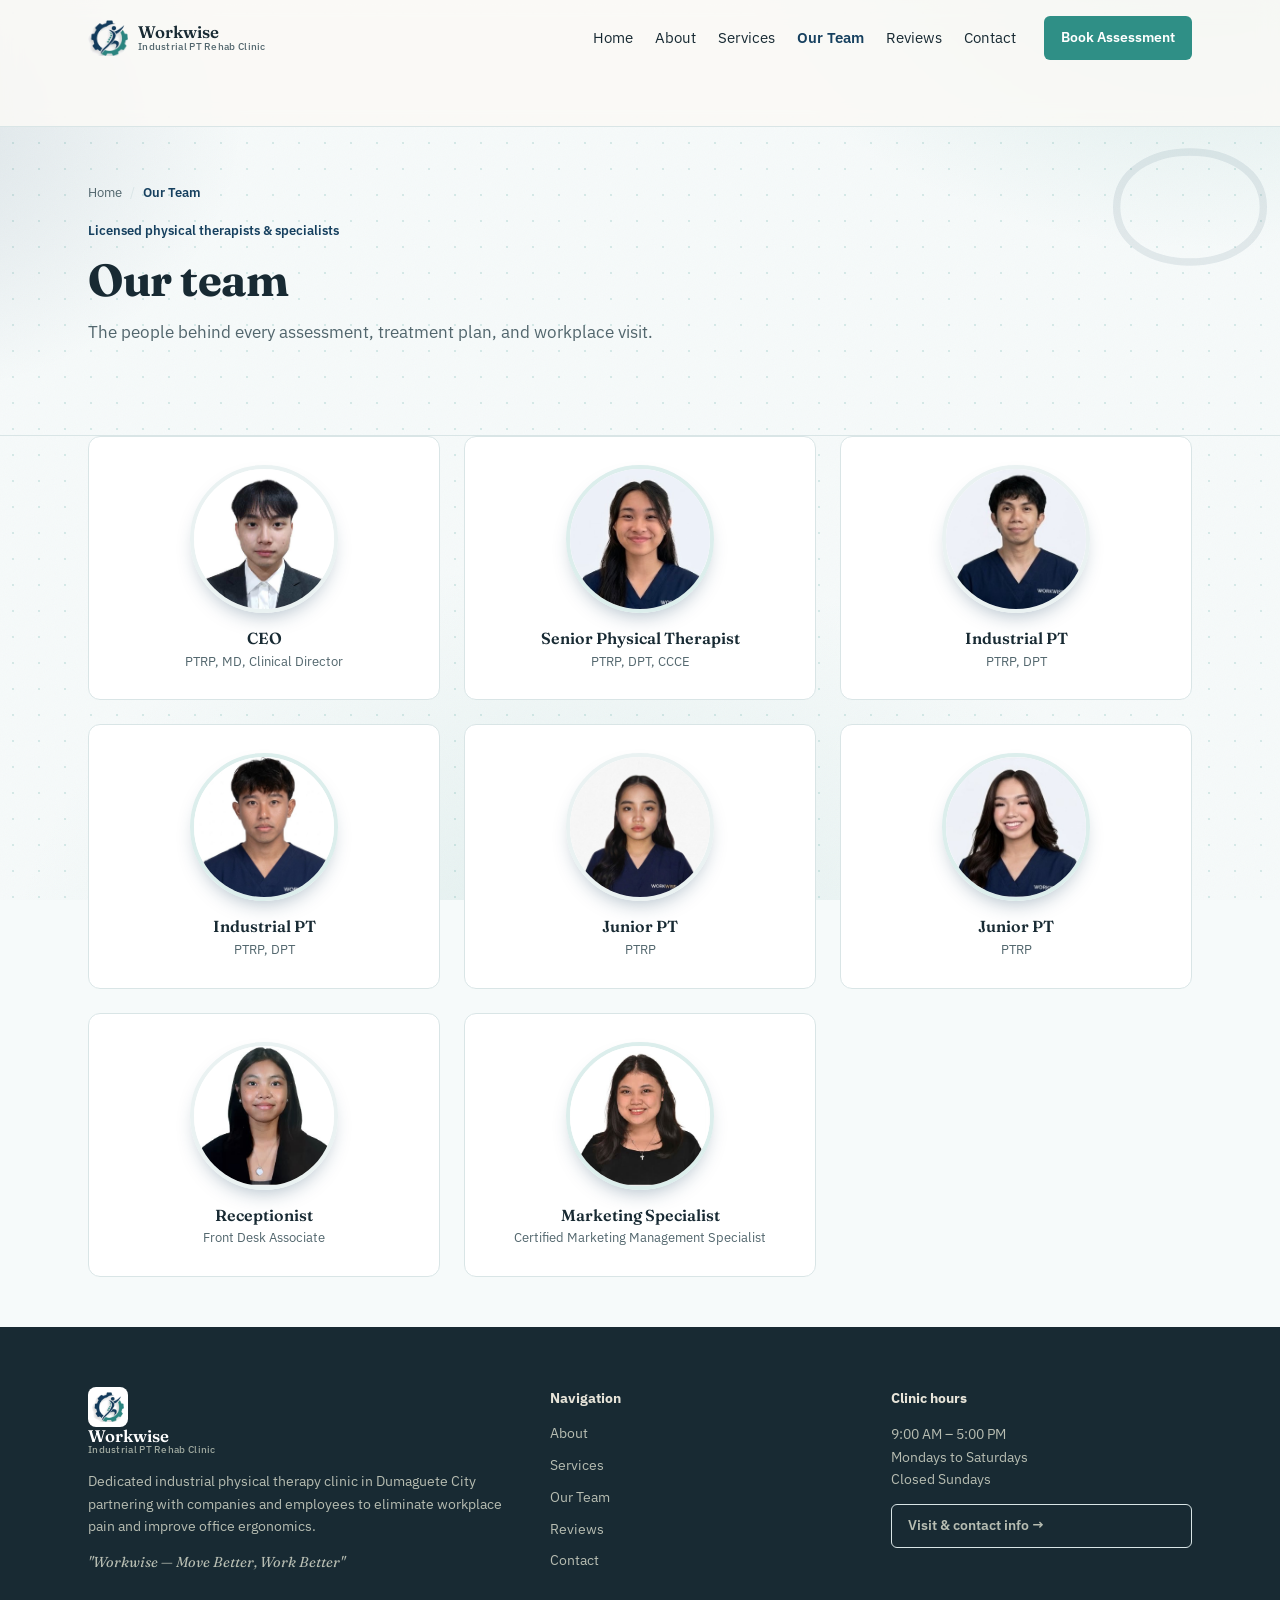
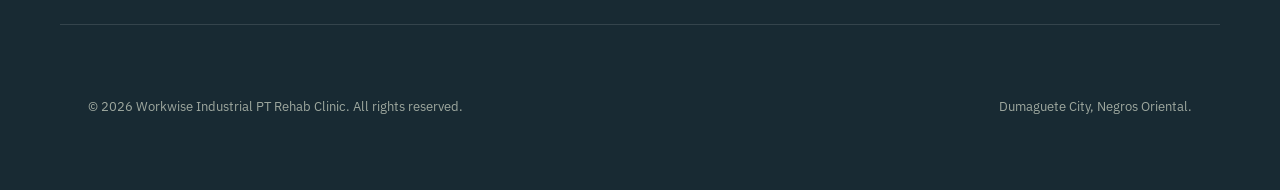
<file: team.html>
<!DOCTYPE html>
<html lang="en">
<head>
<meta charset="UTF-8">
<meta name="viewport" content="width=device-width, initial-scale=1.0">
<title>Our Team — Workwise Industrial PT Clinic</title>
<link rel="preconnect" href="https://fonts.googleapis.com">
<link href="https://fonts.googleapis.com/css2?family=Fraunces:opsz,wght@9..144,400;9..144,500;9..144,600;9..144,700&family=IBM+Plex+Sans:wght@400;500;600&display=swap" rel="stylesheet">
<link rel="stylesheet" href="css/style.css">
<link rel="icon" type="image/png" sizes="64x64" href="images/favicon-64.png">
<link rel="apple-touch-icon" href="images/favicon-192.png">
</head>
<body>

<header class="site-header">
  <div class="wrap header-inner">
    <a href="index.html" class="brand">
      <img src="images/icon.png" alt="Workwise icon" class="brand-mark">
      <span class="brand-text">Workwise<small>Industrial PT Rehab Clinic</small></span>
    </a>
    <nav class="main-nav" id="mainNav">
      <a href="index.html">Home</a>
      <a href="about.html">About</a>
      <a href="services.html">Services</a>
      <a href="team.html" class="active">Our Team</a>
      <a href="reviews.html">Reviews</a>
      <a href="contact.html">Contact</a>
    </nav>
    <a href="contact.html" class="btn btn-primary btn-small">Book Assessment</a>
    <button class="nav-toggle" id="navToggle" aria-label="Toggle menu"><span></span><span></span><span></span></button>
  </div>
</header>

<main>
  <section class="page-hero">
    <div class="wrap">
      <nav class="breadcrumb" aria-label="Breadcrumb"><a href="index.html">Home</a><span>/</span><span class="current">Our Team</span></nav>
      <p class="eyebrow">Licensed physical therapists &amp; specialists</p>
      <h1>Our team</h1>
      <p class="section-intro">The people behind every assessment, treatment plan, and workplace visit.</p>
    </div>
  </section>

  <section class="section">
    <div class="wrap">
      <div class="team-grid">
        <div class="team-card"><img src="images/team-6.jpg" alt="Workwise CEO" class="team-photo"><h4>CEO</h4><p>PTRP, MD, Clinical Director</p></div>
        <div class="team-card"><img src="images/srpt.jfif" alt="Workwise Senior Physical Therapist" class="team-photo"><h4>Senior Physical Therapist</h4><p>PTRP, DPT, CCCE</p></div>
        <div class="team-card"><img src="images/team-3.jpg" alt="Workwise Industrial PT" class="team-photo"><h4>Industrial PT</h4><p>PTRP, DPT</p></div>
        <div class="team-card"><img src="images/team-7.jpg" alt="Workwise Industrial PT" class="team-photo"><h4>Industrial PT</h4><p>PTRP, DPT</p></div>
        <div class="team-card"><img src="images/team-8.jpg" alt="Workwise Junior PT" class="team-photo"><h4>Junior PT</h4><p>PTRP</p></div>
        <div class="team-card"><img src="images/team-5.jpg" alt="Workwise Junior PT" class="team-photo"><h4>Junior PT</h4><p>PTRP</p></div>
        <div class="team-card"><img src="images/team-4.jpg" alt="Workwise Receptionist" class="team-photo"><h4>Receptionist</h4><p>Front Desk Associate</p></div>
        <div class="team-card"><img src="images/team-2.jpg" alt="Workwise Marketing Specialist" class="team-photo"><h4>Marketing Specialist</h4><p>Certified Marketing Management Specialist</p></div>
      </div>
    </div>
  </section>
</main>

<footer class="site-footer">
  <div class="wrap footer-grid">
    <div>
      <a href="index.html" class="brand"><img src="images/icon.png" alt="Workwise icon" class="brand-mark"><span class="brand-text">Workwise<small>Industrial PT Rehab Clinic</small></span></a>
      <p>Dedicated industrial physical therapy clinic in Dumaguete City partnering with companies and employees to eliminate workplace pain and improve office ergonomics.</p>
      <p class="tagline">"Workwise — Move Better, Work Better"</p>
    </div>
    <div>
      <strong>Navigation</strong>
      <a href="about.html">About</a>
      <a href="services.html">Services</a>
      <a href="team.html">Our Team</a>
      <a href="reviews.html">Reviews</a>
      <a href="contact.html">Contact</a>
    </div>
    <div>
      <strong>Clinic hours</strong>
      <p>9:00 AM – 5:00 PM<br>Mondays to Saturdays<br>Closed Sundays</p>
      <a href="contact.html" class="btn btn-ghost btn-small">Visit &amp; contact info →</a>
    </div>
  </div>
  <div class="wrap footer-bottom">
    <span>© 2026 Workwise Industrial PT Rehab Clinic. All rights reserved.</span>
    <span>Dumaguete City, Negros Oriental.</span>
  </div>
</footer>

<div class="sticky-book">
  <a href="contact.html" class="btn btn-primary">Book Assessment</a>
</div>

<script src="js/main.js"></script>
</body>
</html>
</file>
<file: css/style.css>
:root{
  --bg:#F6FAFA;
  --panel:#EAF2F2;
  --ink:#182A33;
  --ink-soft:#52666D;
  --violet:#2F8F86;
  --violet-deep:#16405F;
  --gold:#16405F;
  --border:#D9E5E6;
  --serif:'Fraunces',serif;
  --sans:'IBM Plex Sans',sans-serif;
}
*{box-sizing:border-box;margin:0;padding:0;}
html{scroll-behavior:smooth;scroll-padding-top:90px;}
body{
  font-family:var(--sans);color:var(--ink);line-height:1.55;-webkit-font-smoothing:antialiased;
  background-color:var(--bg);
  background-image:
    radial-gradient(760px 520px at 94% -8%, rgba(47,143,134,.16), transparent 62%),
    radial-gradient(620px 460px at -10% 14%, rgba(22,64,95,.13), transparent 60%),
    radial-gradient(900px 640px at 46% 108%, rgba(47,143,134,.10), transparent 65%),
    radial-gradient(circle, rgba(47,143,134,.16) 1.4px, transparent 1.4px);
  background-size:auto,auto,auto,26px 26px;
  background-position:0 0,0 0,0 0,0 0;
  background-attachment:fixed;
  position:relative;
  animation:bg-drift 34s ease-in-out infinite alternate;
}
@keyframes bg-drift{
  0%{background-position:0 0,0 0,0 0,0 0;}
  100%{background-position:-30px 24px,26px -18px,18px 26px,0 0;}
}
@media (prefers-reduced-motion:reduce){ body{animation:none;} }
body::after{
  content:'';position:fixed;inset:0;pointer-events:none;z-index:1;opacity:.035;mix-blend-mode:multiply;
  background-image:url("data:image/svg+xml,%3Csvg xmlns='http://www.w3.org/2000/svg' width='120' height='120'%3E%3Cfilter id='n'%3E%3CfeTurbulence type='fractalNoise' baseFrequency='0.9' numOctaves='2' stitchTiles='stitch'/%3E%3C/filter%3E%3Crect width='100%25' height='100%25' filter='url(%23n)'/%3E%3C/svg%3E");
}
header,main,footer{position:relative;z-index:2;}
img{max-width:100%;display:block;}
a{color:inherit;text-decoration:none;}
ul{list-style:none;}
.wrap{max-width:1160px;margin:0 auto;padding:0 28px;margin-bottom: 50px}
h1,h2,h3,h4{font-family:var(--serif);font-weight:600;line-height:1.15;color:var(--ink);}
h1{font-weight:700;letter-spacing:-.01em;}
h2{font-size:clamp(1.6rem,2.4vw,2.15rem);margin-bottom:16px;font-weight:600;}
h3{font-size:1.25rem;margin-bottom:8px;}
.eyebrow{font-family:var(--sans);font-size:.82rem;color:var(--violet-deep);font-weight:600;margin-bottom:10px;}
.section-intro{max-width:640px;color:var(--ink-soft);font-size:1.05rem;margin-bottom:36px;}
.sub-heading{font-size:1.3rem;margin:36px 0 20px;}

/* buttons */
.btn{display:inline-flex;align-items:center;gap:8px;padding:14px 22px;border-radius:6px;font-weight:600;font-size:.95rem;border:1px solid transparent;transition:background .15s ease,border-color .15s ease,color .15s ease;}
.btn-primary{background:var(--violet);color:#fff;}
.btn-primary:hover{background:var(--violet-deep);}
.btn-ghost{border-color:var(--border);color:var(--ink);}
.btn-ghost:hover{border-color:var(--violet);color:var(--violet-deep);}
.btn-small{padding:10px 16px;font-size:.85rem;}

/* header */
.site-header{position:sticky;top:0;background:rgba(251,250,246,.85);backdrop-filter:blur(10px);border-bottom:1px solid var(--border);z-index:50;transition:box-shadow .3s ease;}
.site-header.scrolled{box-shadow:0 8px 24px rgba(30,36,32,.06);}
.header-inner{display:flex;align-items:center;gap:28px;height:76px;transition:height .25s ease;position:relative;}
.site-header.scrolled .header-inner{height:64px;}
.brand{display:flex;align-items:center;gap:10px;margin-right:auto;}
.brand-mark{width:40px;height:40px;object-fit:contain;flex-shrink:0;}
.brand-mark.small{width:32px;height:32px;}
.brand-text{font-family:var(--serif);font-weight:600;font-size:1.05rem;display:flex;flex-direction:column;line-height:1.1;}
.brand-text small{font-family:var(--sans);font-weight:500;font-size:.62rem;letter-spacing:.03em;color:var(--ink-soft);}
.main-nav{display:flex;gap:22px;font-size:.92rem;position:relative;}
.main-nav a{position:relative;}
.main-nav a:hover{color:var(--violet-deep);}
.nav-indicator{position:absolute;bottom:-2px;height:2px;background:var(--violet);border-radius:2px;opacity:0;transition:left .28s cubic-bezier(.3,.8,.3,1),width .28s cubic-bezier(.3,.8,.3,1),opacity .2s ease;pointer-events:none;}
.main-nav:hover .nav-indicator{opacity:1;}
@media (max-width:900px){.nav-indicator{display:none;}}
.nav-toggle{display:none;background:none;border:0;flex-direction:column;gap:5px;cursor:pointer;padding:10px;}
.nav-toggle span{width:22px;height:2px;background:var(--ink);transition:transform .25s ease,opacity .25s ease;}
.nav-toggle.active span:nth-child(1){transform:translateY(7px) rotate(45deg);}
.nav-toggle.active span:nth-child(2){opacity:0;}
.nav-toggle.active span:nth-child(3){transform:translateY(-7px) rotate(-45deg);}

/* hero */
.hero{padding:64px 0 84px;border-bottom:1px solid var(--border);position:relative;overflow:hidden;}
.hero::before{content:'';position:absolute;top:-140px;right:-120px;width:440px;height:440px;border-radius:50%;background:radial-gradient(circle,rgba(47,143,134,.18),transparent 70%);filter:blur(10px);z-index:-1;}
.hero::after{content:'';position:absolute;bottom:-160px;left:-100px;width:360px;height:360px;border-radius:50%;background:radial-gradient(circle,rgba(195,162,90,.14),transparent 70%);filter:blur(10px);z-index:-1;}
.hero-hairlines{position:absolute;inset:0;z-index:-1;pointer-events:none;opacity:.5;background-image:repeating-linear-gradient(115deg,rgba(47,143,134,.09) 0,rgba(47,143,134,.09) 1px,transparent 1px,transparent 46px);mask-image:linear-gradient(to bottom,rgba(0,0,0,.9),transparent 78%);}
.hero-art{position:absolute;top:-10px;right:2%;width:230px;height:300px;z-index:-1;pointer-events:none;opacity:.08;background-repeat:no-repeat;background-size:contain;background-image:url("data:image/svg+xml,%3Csvg xmlns='http://www.w3.org/2000/svg' viewBox='0 0 200 260' fill='none' stroke='%232F8F86' stroke-width='4' stroke-linecap='round' stroke-linejoin='round'%3E%3Ccircle cx='100' cy='32' r='20'/%3E%3Cline x1='100' y1='52' x2='100' y2='150'/%3E%3Cline x1='100' y1='75' x2='155' y2='38'/%3E%3Cline x1='100' y1='95' x2='55' y2='140'/%3E%3Cline x1='100' y1='150' x2='68' y2='245'/%3E%3Cline x1='100' y1='150' x2='134' y2='245'/%3E%3C/svg%3E");}
@media (max-width:900px){.hero-art{display:none;}}
.page-hero{position:relative;overflow:hidden;}
.page-hero::after{content:'';position:absolute;top:-30px;right:-20px;width:220px;height:220px;pointer-events:none;opacity:.09;background-repeat:no-repeat;background-size:contain;background-image:url("data:image/svg+xml,%3Csvg xmlns='http://www.w3.org/2000/svg' viewBox='0 0 120 120' fill='none' stroke='%2316405F' stroke-width='4' stroke-linecap='round'%3E%3Cpath d='M20,60 C20,20 100,20 100,60 C100,100 20,100 20,60 Z'/%3E%3C/svg%3E");}
@media (max-width:700px){.page-hero::after{width:140px;height:140px;}}
.hero-cursor-glow{position:absolute;top:-120px;right:-60px;width:420px;height:420px;border-radius:50%;background:radial-gradient(circle,rgba(47,143,134,.20),transparent 68%);filter:blur(18px);pointer-events:none;z-index:0;transition:transform .5s cubic-bezier(.2,.7,.3,1);will-change:transform;}
@media (max-width:900px){.hero-cursor-glow{display:none;}}

/* breadcrumbs */
.breadcrumb{display:flex;align-items:center;gap:8px;font-size:.82rem;color:var(--ink-soft);margin-bottom:18px;}
.breadcrumb a{color:var(--ink-soft);}
.breadcrumb a:hover{color:var(--violet-deep);}
.breadcrumb span{color:var(--border);}
.breadcrumb .current{color:var(--violet-deep);font-weight:600;}
.hero-grid{display:grid;grid-template-columns:1.15fr .85fr;gap:56px;align-items:start;}
.hero-copy h1{font-size:clamp(2.4rem,4.6vw,3.6rem);margin:14px 0 20px;}
.hero-copy .accent{color:var(--violet);}
.lede{color:var(--ink-soft);font-size:1.08rem;max-width:520px;margin-bottom:26px;}
.pill-list{display:flex;flex-wrap:wrap;gap:10px;margin-bottom:30px;}
.pill-list li{border:1px solid var(--border);background:#fff;padding:9px 14px;border-radius:20px;font-size:.85rem;}
.cta-row{display:flex;gap:14px;flex-wrap:wrap;}

.reveal{opacity:0;transform:translateY(14px);animation:rise .7s ease forwards;}
.reveal-delay{opacity:0;transform:translateY(14px);animation:rise .7s ease .18s forwards;}
@keyframes rise{to{opacity:1;transform:none;}}

.hero-card{background:#fff;border:1px solid var(--border);border-radius:14px;padding:26px;box-shadow:0 24px 48px -24px rgba(22,64,95,.18);transition:transform .4s ease;}
.hero-card:hover{transform:translateY(-4px);}
.hero-card-top{display:flex;align-items:center;gap:10px;margin-bottom:22px;}
.hero-card-top strong{display:block;font-family:var(--serif);font-size:1.02rem;}
.hero-card-top small{color:var(--ink-soft);font-size:.72rem;}
.tag{margin-left:auto;font-size:.72rem;padding:5px 10px;border-radius:20px;}
.tag-open{background:#E4F1F0;color:var(--violet-deep);}
.hero-card-quote{border:1px solid var(--border);border-radius:10px;padding:16px;margin-bottom:20px;}
.quote-head{display:flex;justify-content:space-between;font-size:.8rem;margin-bottom:8px;color:var(--ink-soft);}
.quote-head em{color:var(--violet-deep);font-style:normal;font-weight:600;}
.hero-card-quote p{font-size:.92rem;color:var(--ink-soft);}
.hero-stats{display:grid;grid-template-columns:1fr 1fr;gap:12px;margin-bottom:20px;}
.hero-stats div{background:var(--panel);border-radius:10px;padding:14px;}
.hero-stats strong{display:block;font-family:var(--serif);font-size:1.15rem;color:var(--violet-deep);}
.hero-stats span{font-size:.78rem;color:var(--ink-soft);}
.hero-card-foot{display:flex;align-items:center;justify-content:space-between;gap:12px;border-top:1px solid var(--border);padding-top:18px;}
.hero-card-foot strong{font-size:.9rem;display:block;}
.hero-card-foot small{color:var(--ink-soft);font-size:.75rem;}

.main-nav a.active{color:var(--violet-deep);font-weight:600;}

/* page hero (inner pages) */
.page-hero{padding:56px 0 40px;border-bottom:1px solid var(--border);}
.page-hero h1{font-size:clamp(2rem,3.6vw,2.8rem);margin:12px 0 14px;}
.page-hero .section-intro{margin-bottom:0;}

/* home teaser cards */
.teaser-grid{display:grid;grid-template-columns:repeat(4,1fr);gap:20px;}
.teaser-card{display:block;background:#fff;border:1px solid var(--border);border-radius:12px;padding:24px;transition:transform .3s ease,border-color .3s ease,box-shadow .3s ease;}
.teaser-card:hover{transform:translateY(-5px);border-color:var(--violet);box-shadow:0 20px 32px -22px rgba(22,64,95,.22);}
.teaser-card h3{font-size:1.05rem;margin-bottom:8px;}
.teaser-card p{color:var(--ink-soft);font-size:.9rem;margin-bottom:14px;}
.teaser-link{color:var(--violet-deep);font-weight:600;font-size:.88rem;}

.featured-review{max-width:640px;margin-bottom:18px;}

/* CTA banner */
.cta-banner{background:linear-gradient(135deg,var(--violet-deep),var(--violet));color:#fff;padding:64px 0;text-align:center;}
.cta-banner-inner{max-width:520px;margin:0 auto;}
.cta-banner h2{color:#fff;margin-bottom:10px;}
.cta-banner p{color:#D9ECEA;margin-bottom:22px;}
.cta-banner .btn-primary{background:#fff;color:var(--violet-deep);}
.cta-banner .btn-primary:hover{background:#EAF2F2;}
.section.alt{background:var(--panel);position:relative;overflow:hidden;}
.section.alt::before{content:'';position:absolute;top:-120px;left:60%;width:380px;height:380px;border-radius:50%;background:radial-gradient(circle,rgba(47,143,134,.10),transparent 70%);filter:blur(6px);pointer-events:none;}

/* lift-on-hover for content cards */
.mv-card,.service-card,.team-card,.review-card,.ctd-tab{transition:transform .3s ease,border-color .3s ease,box-shadow .3s ease;}
.mv-card:hover,.service-card:hover,.review-card:hover{transform:translateY(-5px);border-color:var(--violet);box-shadow:0 20px 32px -22px rgba(22,64,95,.22);}
.team-card:hover{transform:translateY(-5px);border-color:var(--violet);}

/* scroll reveal */
.reveal-up{opacity:0;transform:translateY(22px);transition:opacity .7s ease,transform .7s ease;}
.reveal-up.visible{opacity:1;transform:none;}
@media (prefers-reduced-motion:reduce){.reveal-up{opacity:1;transform:none;transition:none;}}
.trio{display:grid;grid-template-columns:repeat(3,1fr);gap:32px;margin-top:20px;}
.trio-item{border-top:2px solid var(--violet);padding-top:16px;}
.trio-item p{color:var(--ink-soft);font-size:.95rem;}

.two-col{display:grid;grid-template-columns:1fr 1fr;gap:56px;align-items:start;}
.mv-grid{display:grid;gap:22px;}
.mv-card{background:#fff;border:1px solid var(--border);border-radius:12px;padding:26px;}
.mv-label{font-size:.75rem;color:var(--violet-deep);font-weight:600;}
.mv-card h3{margin:6px 0 12px;}
.mv-quote{color:var(--ink-soft);margin-bottom:14px;}
.mv-card ul li{position:relative;padding-left:16px;color:var(--ink-soft);font-size:.92rem;margin-bottom:6px;}
.mv-card ul li:before{content:'—';position:absolute;left:0;color:var(--violet);}

.steps{display:grid;gap:22px;}
.steps li{display:flex;gap:20px;border-bottom:1px solid var(--border);padding-bottom:22px;}
.steps li:last-child{border-bottom:0;}
.step-num{font-family:var(--serif);font-size:1.4rem;color:var(--violet);width:40px;flex-shrink:0;}
.steps h4{margin-bottom:4px;}
.steps p{color:var(--ink-soft);font-size:.95rem;}

/* CTD tabs */
.ctd-tab-list{display:flex;flex-wrap:wrap;gap:10px;margin-bottom:26px;}
.ctd-tab{background:#fff;border:1px solid var(--border);padding:10px 16px;border-radius:20px;font-size:.85rem;cursor:pointer;}
.ctd-tab.active{background:var(--violet);border-color:var(--violet);color:#fff;}
.ctd-panel{display:none;background:#fff;border:1px solid var(--border);border-radius:12px;padding:28px;grid-template-columns:1fr 1fr;gap:28px;}
.ctd-panel.active{display:grid;}
.ctd-label{display:block;font-size:.75rem;font-weight:600;color:var(--violet-deep);margin-bottom:8px;}
.ctd-col p{color:var(--ink-soft);font-size:.95rem;}

/* services */
.services-grid{display:grid;grid-template-columns:repeat(2,1fr);gap:28px;}
.service-card{background:#fff;border:1px solid var(--border);border-top:3px solid var(--violet);border-radius:12px;padding:32px;}
.service-card:nth-child(even){border-top-color:var(--gold);}
.service-tag{color:var(--violet-deep);font-weight:600;font-size:.9rem;margin-bottom:10px;}
.service-card>p{color:var(--ink-soft);font-size:.92rem;margin-bottom:14px;}
.service-tag{font-size:1rem;}
.service-card ul{margin-bottom:14px;}
.service-card ul li{position:relative;padding-left:16px;font-size:.88rem;color:var(--ink-soft);margin-bottom:6px;}
.service-card ul li:before{content:'—';position:absolute;left:0;color:var(--violet);}
.service-best{font-size:.8rem;color:var(--ink-soft);border-top:1px solid var(--border);padding-top:12px;}

/* team */
.team-grid{display:grid;grid-template-columns:repeat(3,1fr);gap:24px;}
.team-card{background:#fff;border:1px solid var(--border);border-radius:12px;padding:28px 22px;text-align:center;}
.team-photo{width:148px;height:148px;border-radius:50%;object-fit:cover;margin:0 auto 16px;box-shadow:0 10px 20px -8px rgba(22,64,95,.35);border:4px solid var(--panel);}
.team-card:nth-child(even) .team-photo{border-color:#DCEEEC;}
.team-card h4{font-size:1rem;margin-bottom:4px;}
.team-card p{font-size:.8rem;color:var(--ink-soft);}

/* reviews */
.reviews-grid{display:grid;grid-template-columns:repeat(2,1fr);gap:22px;}
.review-card{background:#fff;border:1px solid var(--border);border-radius:12px;padding:24px;}
.review-meta{display:flex;justify-content:space-between;margin-bottom:12px;font-size:.85rem;color:var(--ink-soft);}
.review-meta strong{color:var(--violet-deep);}
.review-card p{color:var(--ink-soft);font-size:.93rem;margin-bottom:14px;}
.review-card p::first-line{font-size:1.03rem;font-weight:500;color:var(--ink);}
.review-card footer strong{display:block;font-size:.9rem;}
.review-card footer span{font-size:.78rem;color:var(--ink-soft);}

/* location */
.info-list{display:grid;gap:16px;margin:24px 0 28px;}
.info-list strong{display:block;font-size:.85rem;color:var(--violet-deep);margin-bottom:2px;}
.info-list p{font-size:.93rem;color:var(--ink-soft);}
.map-panel{border:1px solid var(--border);border-radius:14px;overflow:hidden;height:100%;min-height:320px;position:relative;background:var(--panel);}
.map-panel iframe{position:absolute;inset:0;width:100%;height:100%;border:0;display:block;filter:grayscale(.15) contrast(1.02);}
.map-panel-tag{position:absolute;left:16px;bottom:16px;z-index:2;background:var(--violet-deep);color:#fff;font-size:.82rem;font-weight:600;padding:10px 16px;border-radius:20px;box-shadow:0 10px 20px -8px rgba(22,64,95,.45);transition:background .15s ease,transform .2s ease;}
.map-panel-tag:hover{background:var(--violet);transform:translateY(-2px);}
.info-list a{color:inherit;}
.info-list a[href^="https://www.google.com/maps"]{transition:color .15s ease;}
.info-list a[href^="https://www.google.com/maps"]:hover{color:var(--violet-deep);}

/* footer */
.site-footer{background:var(--ink);color:#E7E4D9;padding:60px 0 24px;}
.footer-grid{display:grid;grid-template-columns:1.4fr 1fr 1fr;gap:40px;padding-bottom:36px;border-bottom:1px solid rgba(255,255,255,.12);}
.footer-grid .brand-mark{background:#fff;border-radius:8px;padding:4px;}
.footer-grid .brand-text{color:#fff;}
.footer-grid .brand-text small{color:#9EA89F;}
.footer-grid p{color:#B7BDB2;font-size:.9rem;margin:14px 0;}
.tagline{font-family:var(--serif);color:#fff;font-style:italic;}
.footer-grid strong{display:block;margin-bottom:14px;font-size:.9rem;}
.footer-grid div a{display:block;color:#B7BDB2;font-size:.88rem;margin-bottom:10px;}
.footer-grid div a:hover{color:#fff;}
.footer-bottom{display:flex;justify-content:space-between;flex-wrap:wrap;gap:8px;padding-top:22px;font-size:.8rem;color:#9EA89F;}

/* mobile sticky booking bar */
.sticky-book{display:none;}
@media (max-width:600px){
  .sticky-book{
    display:flex;position:fixed;left:0;right:0;bottom:0;z-index:60;
    background:rgba(251,250,246,.92);backdrop-filter:blur(10px);
    border-top:1px solid var(--border);
    padding:10px 16px calc(10px + env(safe-area-inset-bottom,0px));
    box-shadow:0 -8px 20px rgba(30,36,32,.08);
  }
  .sticky-book .btn{width:100%;justify-content:center;}
  body{padding-bottom:64px;}
}

/* responsive */
@media (max-width:900px){
  .main-nav{position:absolute;top:100%;left:0;right:0;background:var(--bg);flex-direction:column;padding:0 28px;border-bottom:1px solid var(--border);gap:4px;max-height:0;overflow:hidden;transition:max-height .35s ease,padding .35s ease;}
  .main-nav.open{max-height:420px;padding:14px 28px 22px;}
  .main-nav a{display:block;padding:15px 4px;font-size:1rem;border-bottom:1px solid var(--border);}
  .main-nav a:last-child{border-bottom:0;}
  .nav-toggle{display:flex;}
  .header-inner .btn-primary.btn-small{padding:11px 16px;}
  .hero-grid,.two-col{grid-template-columns:1fr;}
  .trio,.services-grid,.reviews-grid{grid-template-columns:1fr 1fr;}
  .teaser-grid{grid-template-columns:1fr 1fr;}
  .team-grid{grid-template-columns:repeat(2,1fr);}
  .ctd-panel{grid-template-columns:1fr;}
  .footer-grid{grid-template-columns:1fr;}
}
@media (max-width:600px){
  .trio,.services-grid,.reviews-grid,.team-grid,.teaser-grid{grid-template-columns:1fr;}
  .hero-card-foot{flex-direction:column;align-items:flex-start;}
  .section{padding:56px 0;}
  .hero{padding:44px 0 56px;}
  .btn{width:100%;justify-content:center;}
  .cta-row{flex-direction:column;}
  .hero-card-foot .btn{width:auto;}
  .pill-list li{padding:11px 16px;}
}
@media (prefers-reduced-motion:reduce){
  .reveal,.reveal-delay{animation:none;opacity:1;transform:none;}
  html{scroll-behavior:auto;}
  .hero-cursor-glow{transition:none;display:none;}
}
</file>
